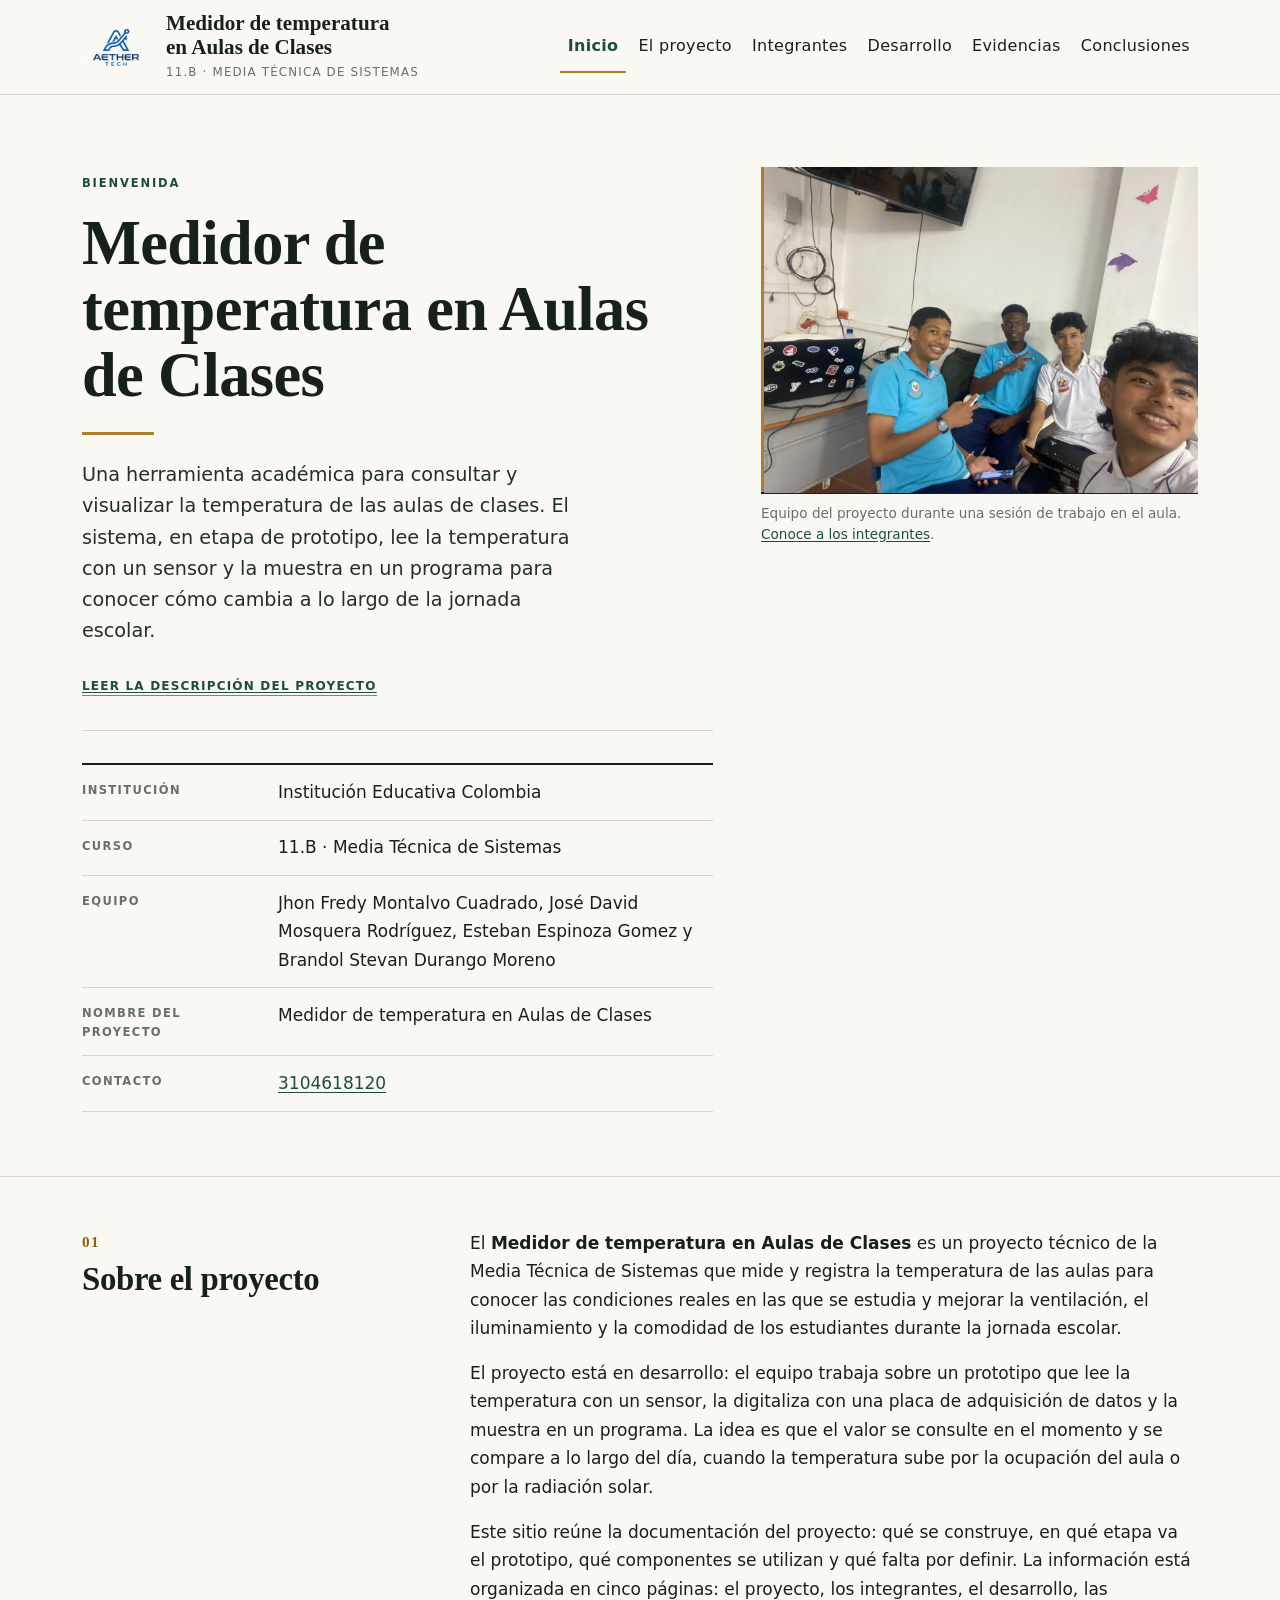
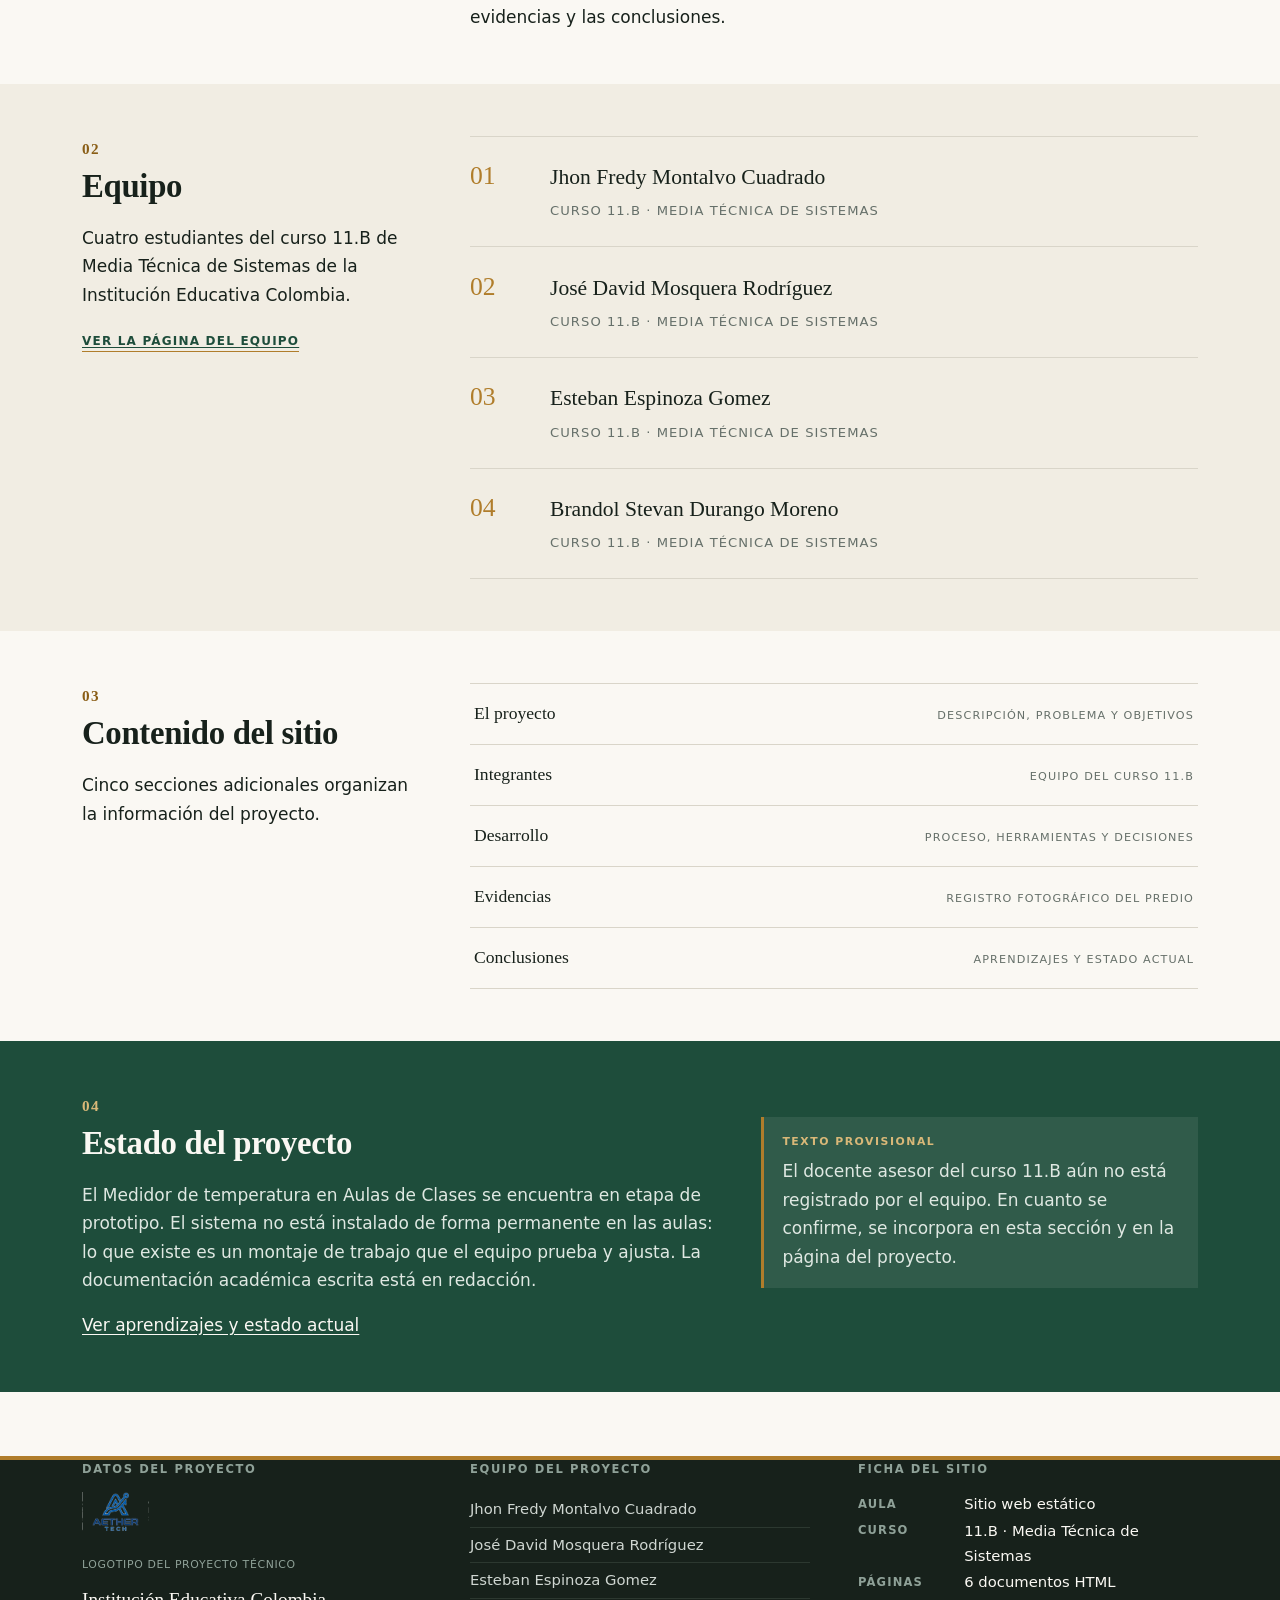
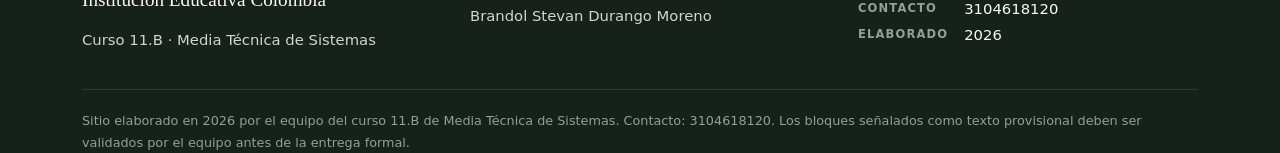
<file: index.html>
<!DOCTYPE html>
<html lang="es">
<head>
  <meta charset="UTF-8">
  <meta name="viewport" content="width=device-width, initial-scale=1">
  <title>Medidor de temperatura en Aulas de Clases | 11.B Media Técnica de Sistemas</title>
  <meta name="description" content="Sitio de presentación del proyecto Medidor de temperatura en Aulas de Clases, del curso 11.B de Media Técnica de Sistemas de la Institución Educativa Colombia: descripción, equipo, desarrollo, evidencias y conclusiones.">
  <meta name="author" content="Curso 11.B Media Técnica de Sistemas, Institución Educativa Colombia">
  <meta name="robots" content="index, follow">
  <link rel="icon" type="image/png" href="img/logo.png">
  <link rel="stylesheet" href="css/bootstrap.min.css">
  <link rel="stylesheet" href="css/estilos.css">
</head>
<body>
  <a class="salto-contenido" href="#contenido">Ir al contenido principal</a>
  <header class="barra">
    <div class="container">
      <nav class="navbar navbar-expand-lg p-0" aria-label="Navegación principal del sitio">
        <a class="barra__marca" href="index.html">
          <img class="barra__escudo" src="img/logo.png" alt="" width="48" height="28" onerror="this.hidden=true;this.nextElementSibling.hidden=false">
          <span class="avatar" hidden aria-hidden="true">IE</span>
          <span class="marca-bloque">
            <span class="marca__nombre">Medidor de temperatura<br>en Aulas de Clases</span>
            <span class="marca__pie">11.B &middot; Media Técnica<span class="marca__pie-cola"> de Sistemas</span></span>
          </span>
        </a>
        <button class="navbar-toggler" type="button" data-bs-toggle="collapse" data-bs-target="#menuPrincipal" aria-controls="menuPrincipal" aria-expanded="false" aria-label="Abrir o cerrar el menú de navegación">
          <span class="navbar-toggler-icon"></span>
        </button>
        <div class="collapse navbar-collapse" id="menuPrincipal">
          <ul class="navbar-nav ms-auto align-items-lg-center">
            <li class="nav-item"><a class="nav-link active" href="index.html" aria-current="page">Inicio</a></li>
            <li class="nav-item"><a class="nav-link" href="proyecto.html">El proyecto</a></li>
            <li class="nav-item"><a class="nav-link" href="integrantes.html">Integrantes</a></li>
            <li class="nav-item"><a class="nav-link" href="desarrollo.html">Desarrollo</a></li>
            <li class="nav-item"><a class="nav-link" href="evidencias.html">Evidencias</a></li>
            <li class="nav-item"><a class="nav-link" href="conclusiones.html">Conclusiones</a></li>
          </ul>
        </div>
      </nav>
    </div>
  </header>

  <main id="contenido">
    <section class="portada">
      <div class="container">
        <div class="row g-4 g-lg-5 align-items-start">
          <div class="col-12 col-lg-7">
            <p class="rotulo mb-0">Bienvenida</p>
            <h1 class="titulo-portada">Medidor de temperatura en Aulas de Clases</h1>
            <hr class="regla">
            <p class="entradilla mb-4">Una herramienta académica para consultar y visualizar la temperatura de las aulas de clases. El sistema, en etapa de prototipo, lee la temperatura con un sensor y la muestra en un programa para conocer cómo cambia a lo largo de la jornada escolar.</p>
            <p><a class="boton-ampliar" href="proyecto.html">Leer la descripción del proyecto</a></p>
            <hr class="regla regla--ancha">
            <dl class="ficha">
              <div><dt>Institución</dt><dd>Institución Educativa Colombia</dd></div>
              <div><dt>Curso</dt><dd>11.B &middot; Media Técnica de Sistemas</dd></div>
              <div><dt>Equipo</dt><dd>Jhon Fredy Montalvo Cuadrado, José David Mosquera Rodríguez, Esteban Espinoza Gomez y Brandol Stevan Durango Moreno</dd></div>
              <div><dt>Nombre del proyecto</dt><dd>Medidor de temperatura en Aulas de Clases</dd></div>
              <div><dt>Contacto</dt><dd><a href="tel:+573104618120">3104618120</a></dd></div>
            </dl>
          </div>
          <div class="col-12 col-lg-5">
            <figure class="fotografia fotografia--portada">
              <img src="img/integrantes.jpg" width="1200" height="900"
                   alt="Los cuatro integrantes del equipo con el uniforme del colegio, dentro de un aula, junto a computadores portátiles y un televisor en la pared."
                   fetchpriority="high">
              <figcaption>Equipo del proyecto durante una sesión de trabajo en el aula. <a href="integrantes.html">Conoce a los integrantes</a>.</figcaption>
            </figure>
          </div>
        </div>
      </div>
    </section>

    <section class="seccion" aria-labelledby="t-sobre">
      <div class="container">
        <div class="row g-4 g-lg-5">
          <div class="col-12 col-lg-4">
            <span class="numero-seccion">01</span>
            <h2 class="titulo-seccion" id="t-sobre">Sobre el proyecto</h2>
          </div>
          <div class="col-12 col-lg-8">
            <p class="parrafo-medida">El <strong>Medidor de temperatura en Aulas de Clases</strong> es un proyecto técnico de la Media Técnica de Sistemas que mide y registra la temperatura de las aulas para conocer las condiciones reales en las que se estudia y mejorar la ventilación, el iluminamiento y la comodidad de los estudiantes durante la jornada escolar.</p>
            <p class="parrafo-medida">El proyecto está en desarrollo: el equipo trabaja sobre un prototipo que lee la temperatura con un sensor, la digitaliza con una placa de adquisición de datos y la muestra en un programa. La idea es que el valor se consulte en el momento y se compare a lo largo del día, cuando la temperatura sube por la ocupación del aula o por la radiación solar.</p>
            <p class="parrafo-medida">Este sitio reúne la documentación del proyecto: qué se construye, en qué etapa va el prototipo, qué componentes se utilizan y qué falta por definir. La información está organizada en cinco páginas: el proyecto, los integrantes, el desarrollo, las evidencias y las conclusiones.</p>
          </div>
        </div>
      </div>
    </section>

    <section class="seccion seccion--papel" aria-labelledby="t-equipo">
      <div class="container">
        <div class="row g-4 g-lg-5">
          <div class="col-12 col-lg-4">
            <span class="numero-seccion">02</span>
            <h2 class="titulo-seccion" id="t-equipo">Equipo</h2>
            <p class="parrafo-medida">Cuatro estudiantes del curso 11.B de Media Técnica de Sistemas de la Institución Educativa Colombia.</p>
            <p><a class="boton-ampliar" href="integrantes.html">Ver la página del equipo</a></p>
          </div>
          <div class="col-12 col-lg-8">
            <ul class="equipo">
              <li>
                <span class="equipo__indice" aria-hidden="true">01</span>
                <span>
                  <span class="equipo__nombre">Jhon Fredy Montalvo Cuadrado</span><br>
                  <span class="equipo__dato">Curso 11.B &middot; Media Técnica de Sistemas</span>
                </span>
              </li>
              <li>
                <span class="equipo__indice" aria-hidden="true">02</span>
                <span>
                  <span class="equipo__nombre">José David Mosquera Rodríguez</span><br>
                  <span class="equipo__dato">Curso 11.B &middot; Media Técnica de Sistemas</span>
                </span>
              </li>
              <li>
                <span class="equipo__indice" aria-hidden="true">03</span>
                <span>
                  <span class="equipo__nombre">Esteban Espinoza Gomez</span><br>
                  <span class="equipo__dato">Curso 11.B &middot; Media Técnica de Sistemas</span>
                </span>
              </li>
              <li>
                <span class="equipo__indice" aria-hidden="true">04</span>
                <span>
                  <span class="equipo__nombre">Brandol Stevan Durango Moreno</span><br>
                  <span class="equipo__dato">Curso 11.B &middot; Media Técnica de Sistemas</span>
                </span>
              </li>
            </ul>
          </div>
        </div>
      </div>
    </section>

    <section class="seccion" aria-labelledby="t-contenido">
      <div class="container">
        <div class="row g-4 g-lg-5">
          <div class="col-12 col-lg-4">
            <span class="numero-seccion">03</span>
            <h2 class="titulo-seccion" id="t-contenido">Contenido del sitio</h2>
            <p class="parrafo-medida">Cinco secciones adicionales organizan la información del proyecto.</p>
          </div>
          <div class="col-12 col-lg-8">
            <ul class="indice-secciones">
              <li><a href="proyecto.html"><span class="titulo">El proyecto</span><span class="flecha">Descripción, problema y objetivos</span></a></li>
              <li><a href="integrantes.html"><span class="titulo">Integrantes</span><span class="flecha">Equipo del curso 11.B</span></a></li>
              <li><a href="desarrollo.html"><span class="titulo">Desarrollo</span><span class="flecha">Proceso, herramientas y decisiones</span></a></li>
              <li><a href="evidencias.html"><span class="titulo">Evidencias</span><span class="flecha">Registro fotográfico del predio</span></a></li>
              <li><a href="conclusiones.html"><span class="titulo">Conclusiones</span><span class="flecha">Aprendizajes y estado actual</span></a></li>
            </ul>
          </div>
        </div>
      </div>
    </section>

    <section class="seccion seccion--verde" aria-labelledby="t-estado">
      <div class="container">
        <div class="row g-4 g-lg-5 align-items-start">
          <div class="col-12 col-lg-7">
            <span class="numero-seccion">04</span>
            <h2 class="titulo-seccion" id="t-estado">Estado del proyecto</h2>
            <p class="parrafo-medida">El Medidor de temperatura en Aulas de Clases se encuentra en etapa de prototipo. El sistema no está instalado de forma permanente en las aulas: lo que existe es un montaje de trabajo que el equipo prueba y ajusta. La documentación académica escrita está en redacción.</p>
            <p class="parrafo-medida mb-0"><a href="conclusiones.html">Ver aprendizajes y estado actual</a></p>
          </div>
          <div class="col-12 col-lg-5">
            <div class="provisional">
              <span class="provisional__etiqueta">Texto provisional</span>
              <p>El docente asesor del curso 11.B aún no está registrado por el equipo. En cuanto se confirme, se incorpora en esta sección y en la página del proyecto.</p>
            </div>
          </div>
        </div>
      </div>
    </section>
</main>

  <footer class="pie">
    <div class="container">
      <div class="row g-4 g-lg-5">
        <div class="col-12 col-lg-4">
          <p class="pie__titulo">Datos del proyecto</p>
          <p class="pie__marca">
            <img class="pie__escudo" src="img/logo.png" alt="Logotipo del proyecto técnico del curso 11.B" width="84" height="48" onerror="this.hidden=true;this.nextElementSibling.hidden=false">
            <span class="avatar" hidden aria-hidden="true">IE</span>
          </p>
          <p class="pie__marca-nota">Logotipo del proyecto técnico</p>
          <p class="pie__institucion">Institución Educativa Colombia</p>
          <p class="mb-0">Curso 11.B &middot; Media Técnica de Sistemas</p>
        </div>
        <div class="col-12 col-md-6 col-lg-4">
          <p class="pie__titulo">Equipo del proyecto</p>
          <ul class="pie__integrantes">
            <li>Jhon Fredy Montalvo Cuadrado</li>
            <li>José David Mosquera Rodríguez</li>
            <li>Esteban Espinoza Gomez</li>
            <li>Brandol Stevan Durango Moreno</li>
          </ul>
        </div>
        <div class="col-12 col-md-6 col-lg-4">
          <p class="pie__titulo">Ficha del sitio</p>
          <dl class="pie__ficha">
            <dt>Aula</dt><dd>Sitio web estático</dd>
            <dt>Curso</dt><dd>11.B &middot; Media Técnica de Sistemas</dd>
            <dt>Páginas</dt><dd>6 documentos HTML</dd>
            <dt>Contacto</dt><dd>3104618120</dd>
            <dt>Elaborado</dt><dd>2026</dd>
          </dl>
        </div>
      </div>
      <p class="pie__legal">Sitio elaborado en 2026 por el equipo del curso 11.B de Media Técnica de Sistemas. Contacto: 3104618120. Los bloques señalados como texto provisional deben ser validados por el equipo antes de la entrega formal.</p>
    </div>
  </footer>

  <script src="js/bootstrap.bundle.min.js"></script>
</body>
</html>
</file>
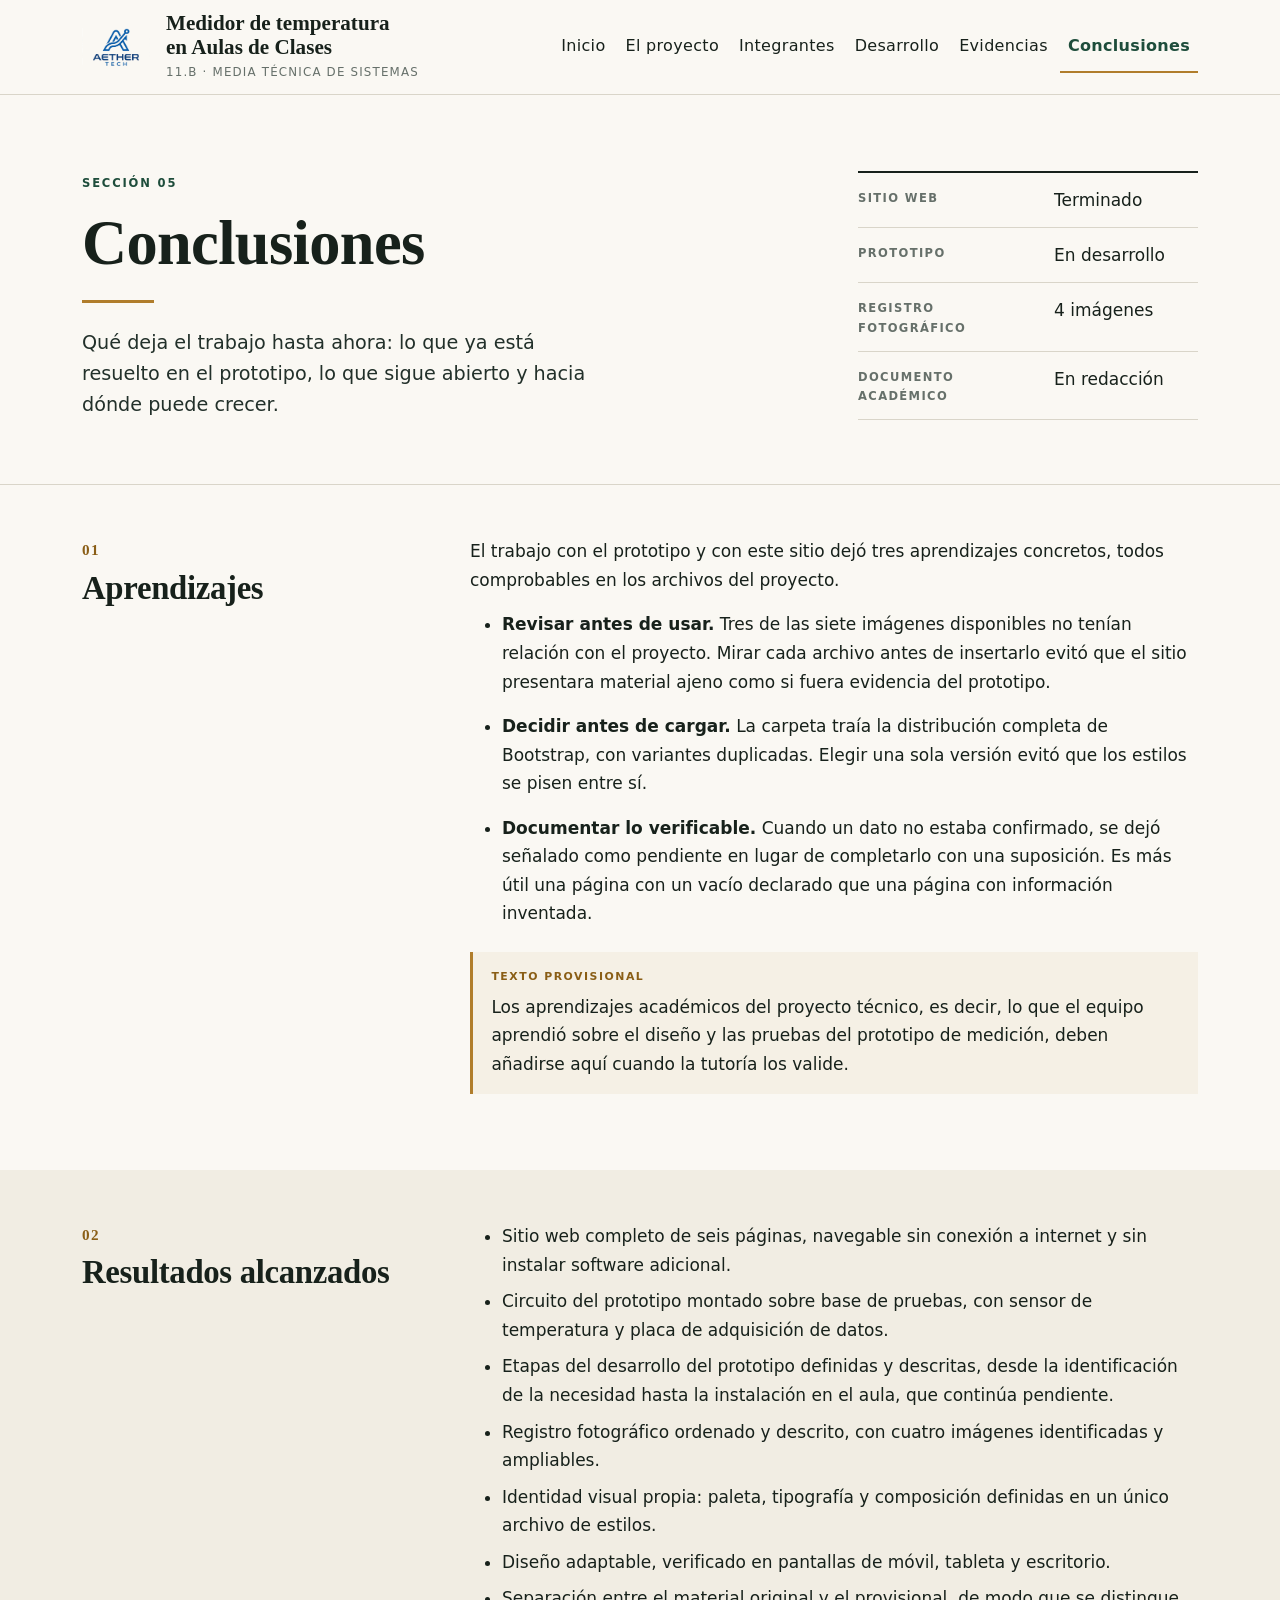
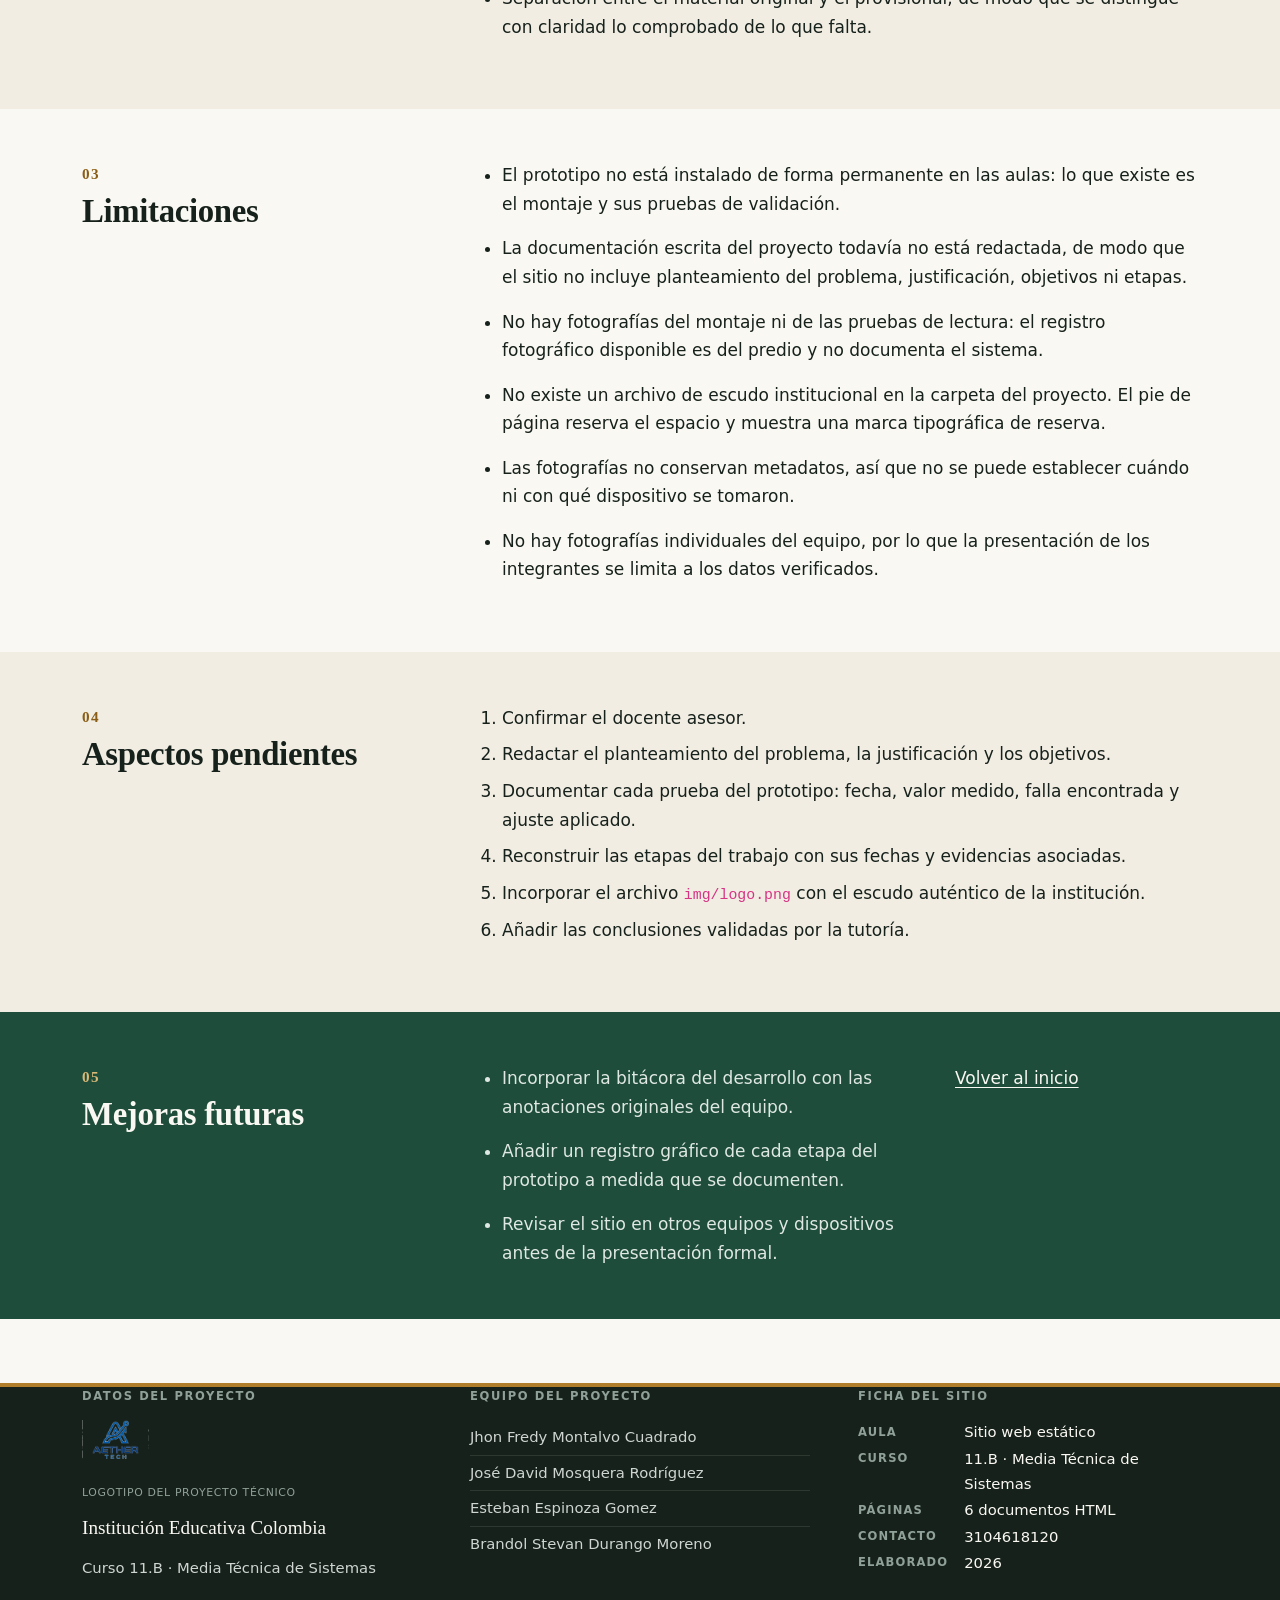
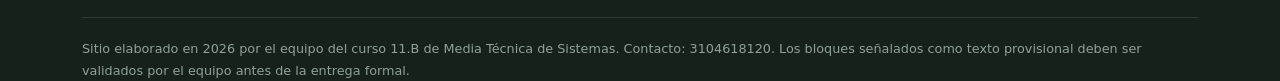
<file: conclusiones.html>
<!DOCTYPE html>
<html lang="es">
<head>
  <meta charset="UTF-8">
  <meta name="viewport" content="width=device-width, initial-scale=1">
  <title>Conclusiones | Medidor de temperatura en Aulas de Clases</title>
  <meta name="description" content="Aprendizajes, resultados, limitaciones, aspectos pendientes y mejoras futuras del proyecto Medidor de temperatura en Aulas de Clases, del curso 11.B de Media Técnica de Sistemas.">
  <meta name="author" content="Curso 11.B Media Técnica de Sistemas, Institución Educativa Colombia">
  <meta name="robots" content="index, follow">
  <link rel="icon" type="image/png" href="img/logo.png">
  <link rel="stylesheet" href="css/bootstrap.min.css">
  <link rel="stylesheet" href="css/estilos.css">
</head>
<body>
  <a class="salto-contenido" href="#contenido">Ir al contenido principal</a>
  <header class="barra">
    <div class="container">
      <nav class="navbar navbar-expand-lg p-0" aria-label="Navegación principal del sitio">
        <a class="barra__marca" href="index.html">
          <img class="barra__escudo" src="img/logo.png" alt="" width="48" height="28" onerror="this.hidden=true;this.nextElementSibling.hidden=false">
          <span class="avatar" hidden aria-hidden="true">IE</span>
          <span class="marca-bloque">
            <span class="marca__nombre">Medidor de temperatura<br>en Aulas de Clases</span>
            <span class="marca__pie">11.B &middot; Media Técnica<span class="marca__pie-cola"> de Sistemas</span></span>
          </span>
        </a>
        <button class="navbar-toggler" type="button" data-bs-toggle="collapse" data-bs-target="#menuPrincipal" aria-controls="menuPrincipal" aria-expanded="false" aria-label="Abrir o cerrar el menú de navegación">
          <span class="navbar-toggler-icon"></span>
        </button>
        <div class="collapse navbar-collapse" id="menuPrincipal">
          <ul class="navbar-nav ms-auto align-items-lg-center">
            <li class="nav-item"><a class="nav-link" href="index.html">Inicio</a></li>
            <li class="nav-item"><a class="nav-link" href="proyecto.html">El proyecto</a></li>
            <li class="nav-item"><a class="nav-link" href="integrantes.html">Integrantes</a></li>
            <li class="nav-item"><a class="nav-link" href="desarrollo.html">Desarrollo</a></li>
            <li class="nav-item"><a class="nav-link" href="evidencias.html">Evidencias</a></li>
            <li class="nav-item"><a class="nav-link active" href="conclusiones.html" aria-current="page">Conclusiones</a></li>
          </ul>
        </div>
      </nav>
    </div>
  </header>

  <main id="contenido">
    <section class="portada">
      <div class="container">
        <div class="row g-4 g-lg-5 align-items-end">
          <div class="col-12 col-lg-8">
            <p class="rotulo mb-0">Sección 05</p>
            <h1 class="titulo-portada">Conclusiones</h1>
            <hr class="regla">
            <p class="entradilla mb-0">Qué deja el trabajo hasta ahora: lo que ya está resuelto en el prototipo, lo que sigue abierto y hacia dónde puede crecer.</p>
          </div>
          <div class="col-12 col-lg-4">
            <dl class="ficha">
              <div><dt>Sitio web</dt><dd>Terminado</dd></div>
              <div><dt>Prototipo</dt><dd>En desarrollo</dd></div>
              <div><dt>Registro fotográfico</dt><dd>4 imágenes</dd></div>
              <div><dt>Documento académico</dt><dd>En redacción</dd></div>
            </dl>
          </div>
        </div>
      </div>
    </section>

    <section class="seccion" aria-labelledby="t-aprendizajes">
      <div class="container">
        <div class="row g-4 g-lg-5">
          <div class="col-12 col-lg-4">
            <span class="numero-seccion">01</span>
            <h2 class="titulo-seccion" id="t-aprendizajes">Aprendizajes</h2>
          </div>
          <div class="col-12 col-lg-8">
            <p class="parrafo-medida">El trabajo con el prototipo y con este sitio dejó tres aprendizajes concretos, todos comprobables en los archivos del proyecto.</p>
            <ul class="parrafo-medida">
              <li class="mb-3"><strong>Revisar antes de usar.</strong> Tres de las siete imágenes disponibles no tenían relación con el proyecto. Mirar cada archivo antes de insertarlo evitó que el sitio presentara material ajeno como si fuera evidencia del prototipo.</li>
              <li class="mb-3"><strong>Decidir antes de cargar.</strong> La carpeta traía la distribución completa de Bootstrap, con variantes duplicadas. Elegir una sola versión evitó que los estilos se pisen entre sí.</li>
              <li class="mb-0"><strong>Documentar lo verificable.</strong> Cuando un dato no estaba confirmado, se dejó señalado como pendiente en lugar de completarlo con una suposición. Es más útil una página con un vacío declarado que una página con información inventada.</li>
            </ul>
            <div class="provisional">
              <span class="provisional__etiqueta">Texto provisional</span>
              <p>Los aprendizajes académicos del proyecto técnico, es decir, lo que el equipo aprendió sobre el diseño y las pruebas del prototipo de medición, deben añadirse aquí cuando la tutoría los valide.</p>
            </div>
          </div>
        </div>
      </div>
    </section>

    <section class="seccion seccion--papel" aria-labelledby="t-resultados">
      <div class="container">
        <div class="row g-4 g-lg-5">
          <div class="col-12 col-lg-4">
            <span class="numero-seccion">02</span>
            <h2 class="titulo-seccion" id="t-resultados">Resultados alcanzados</h2>
          </div>
          <div class="col-12 col-lg-8">
            <ul class="parrafo-medida">
              <li class="mb-2">Sitio web completo de seis páginas, navegable sin conexión a internet y sin instalar software adicional.</li>
              <li class="mb-2">Circuito del prototipo montado sobre base de pruebas, con sensor de temperatura y placa de adquisición de datos.</li>
              <li class="mb-2">Etapas del desarrollo del prototipo definidas y descritas, desde la identificación de la necesidad hasta la instalación en el aula, que continúa pendiente.</li>
              <li class="mb-2">Registro fotográfico ordenado y descrito, con cuatro imágenes identificadas y ampliables.</li>
              <li class="mb-2">Identidad visual propia: paleta, tipografía y composición definidas en un único archivo de estilos.</li>
              <li class="mb-2">Diseño adaptable, verificado en pantallas de móvil, tableta y escritorio.</li>
              <li class="mb-0">Separación entre el material original y el provisional, de modo que se distingue con claridad lo comprobado de lo que falta.</li>
            </ul>
          </div>
        </div>
      </div>
    </section>

    <section class="seccion" aria-labelledby="t-limitaciones">
      <div class="container">
        <div class="row g-4 g-lg-5">
          <div class="col-12 col-lg-4">
            <span class="numero-seccion">03</span>
            <h2 class="titulo-seccion" id="t-limitaciones">Limitaciones</h2>
          </div>
          <div class="col-12 col-lg-8">
            <ul class="parrafo-medida">
              <li class="mb-3">El prototipo no está instalado de forma permanente en las aulas: lo que existe es el montaje y sus pruebas de validación.</li>
              <li class="mb-3">La documentación escrita del proyecto todavía no está redactada, de modo que el sitio no incluye planteamiento del problema, justificación, objetivos ni etapas.</li>
              <li class="mb-3">No hay fotografías del montaje ni de las pruebas de lectura: el registro fotográfico disponible es del predio y no documenta el sistema.</li>
              <li class="mb-3">No existe un archivo de escudo institucional en la carpeta del proyecto. El pie de página reserva el espacio y muestra una marca tipográfica de reserva.</li>
              <li class="mb-3">Las fotografías no conservan metadatos, así que no se puede establecer cuándo ni con qué dispositivo se tomaron.</li>
              <li class="mb-0">No hay fotografías individuales del equipo, por lo que la presentación de los integrantes se limita a los datos verificados.</li>
            </ul>
          </div>
        </div>
      </div>
    </section>

    <section class="seccion seccion--papel" aria-labelledby="t-pendientes">
      <div class="container">
        <div class="row g-4 g-lg-5">
          <div class="col-12 col-lg-4">
            <span class="numero-seccion">04</span>
            <h2 class="titulo-seccion" id="t-pendientes">Aspectos pendientes</h2>
          </div>
          <div class="col-12 col-lg-8">
            <ol class="parrafo-medida">
              <li class="mb-2">Confirmar el docente asesor.</li>
              <li class="mb-2">Redactar el planteamiento del problema, la justificación y los objetivos.</li>
              <li class="mb-2">Documentar cada prueba del prototipo: fecha, valor medido, falla encontrada y ajuste aplicado.</li>
              <li class="mb-2">Reconstruir las etapas del trabajo con sus fechas y evidencias asociadas.</li>
              <li class="mb-2">Incorporar el archivo <code>img/logo.png</code> con el escudo auténtico de la institución.</li>
              <li class="mb-0">Añadir las conclusiones validadas por la tutoría.</li>
            </ol>
          </div>
        </div>
      </div>
    </section>

    <section class="seccion seccion--verde" aria-labelledby="t-mejoras">
      <div class="container">
        <div class="row g-4 g-lg-5 align-items-start">
          <div class="col-12 col-lg-4">
            <span class="numero-seccion">05</span>
            <h2 class="titulo-seccion" id="t-mejoras">Mejoras futuras</h2>
          </div>
          <div class="col-12 col-lg-5">
            <ul class="parrafo-medida mb-0">
              <li class="mb-3">Incorporar la bitácora del desarrollo con las anotaciones originales del equipo.</li>
              <li class="mb-3">Añadir un registro gráfico de cada etapa del prototipo a medida que se documenten.</li>
              <li class="mb-0">Revisar el sitio en otros equipos y dispositivos antes de la presentación formal.</li>
            </ul>
          </div>
          <div class="col-12 col-lg-3">
            <p class="parrafo-medida mb-0"><a href="index.html">Volver al inicio</a></p>
          </div>
        </div>
      </div>
    </section>
</main>

  <footer class="pie">
    <div class="container">
      <div class="row g-4 g-lg-5">
        <div class="col-12 col-lg-4">
          <p class="pie__titulo">Datos del proyecto</p>
          <p class="pie__marca">
            <img class="pie__escudo" src="img/logo.png" alt="Logotipo del proyecto técnico del curso 11.B" width="84" height="48" onerror="this.hidden=true;this.nextElementSibling.hidden=false">
            <span class="avatar" hidden aria-hidden="true">IE</span>
          </p>
          <p class="pie__marca-nota">Logotipo del proyecto técnico</p>
          <p class="pie__institucion">Institución Educativa Colombia</p>
          <p class="mb-0">Curso 11.B &middot; Media Técnica de Sistemas</p>
        </div>
        <div class="col-12 col-md-6 col-lg-4">
          <p class="pie__titulo">Equipo del proyecto</p>
          <ul class="pie__integrantes">
            <li>Jhon Fredy Montalvo Cuadrado</li>
            <li>José David Mosquera Rodríguez</li>
            <li>Esteban Espinoza Gomez</li>
            <li>Brandol Stevan Durango Moreno</li>
          </ul>
        </div>
        <div class="col-12 col-md-6 col-lg-4">
          <p class="pie__titulo">Ficha del sitio</p>
          <dl class="pie__ficha">
            <dt>Aula</dt><dd>Sitio web estático</dd>
            <dt>Curso</dt><dd>11.B &middot; Media Técnica de Sistemas</dd>
            <dt>Páginas</dt><dd>6 documentos HTML</dd>
            <dt>Contacto</dt><dd>3104618120</dd>
            <dt>Elaborado</dt><dd>2026</dd>
          </dl>
        </div>
      </div>
      <p class="pie__legal">Sitio elaborado en 2026 por el equipo del curso 11.B de Media Técnica de Sistemas. Contacto: 3104618120. Los bloques señalados como texto provisional deben ser validados por el equipo antes de la entrega formal.</p>
    </div>
  </footer>

  <script src="js/bootstrap.bundle.min.js"></script>
</body>
</html>
</file>
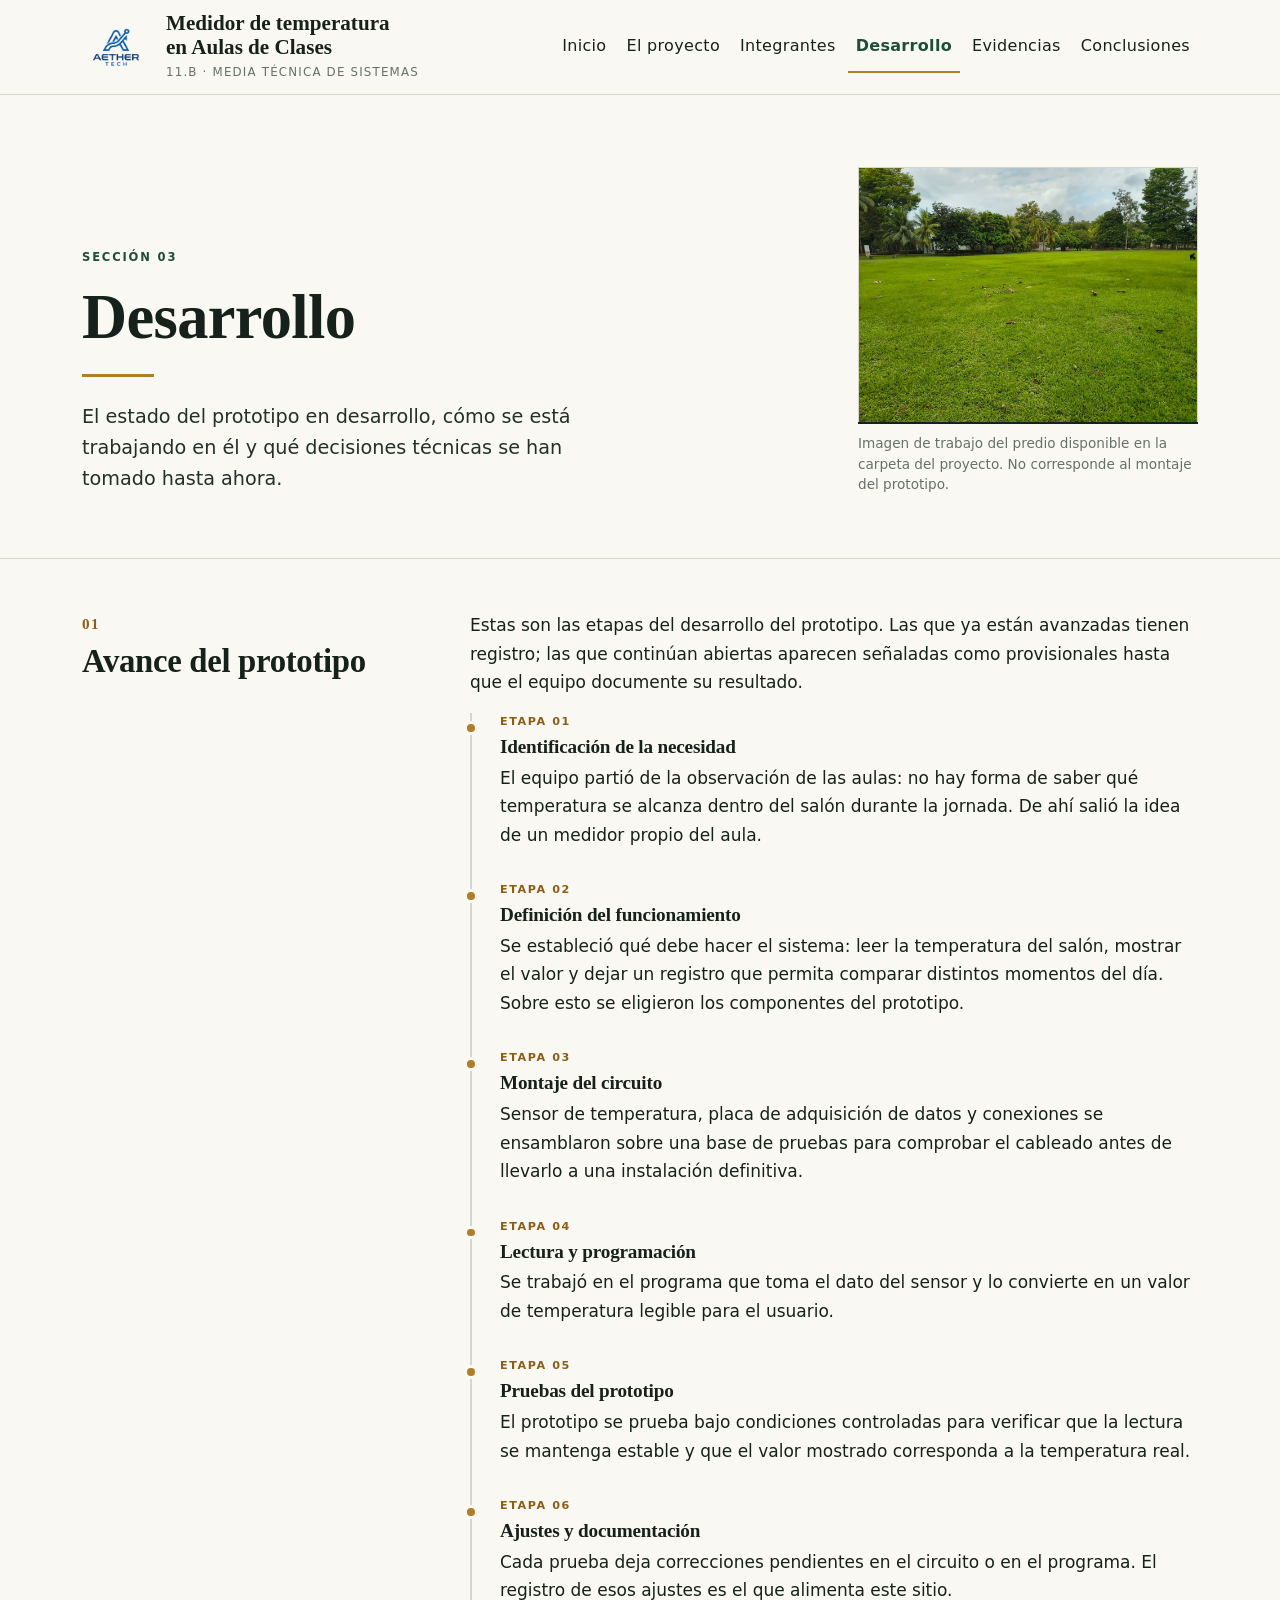
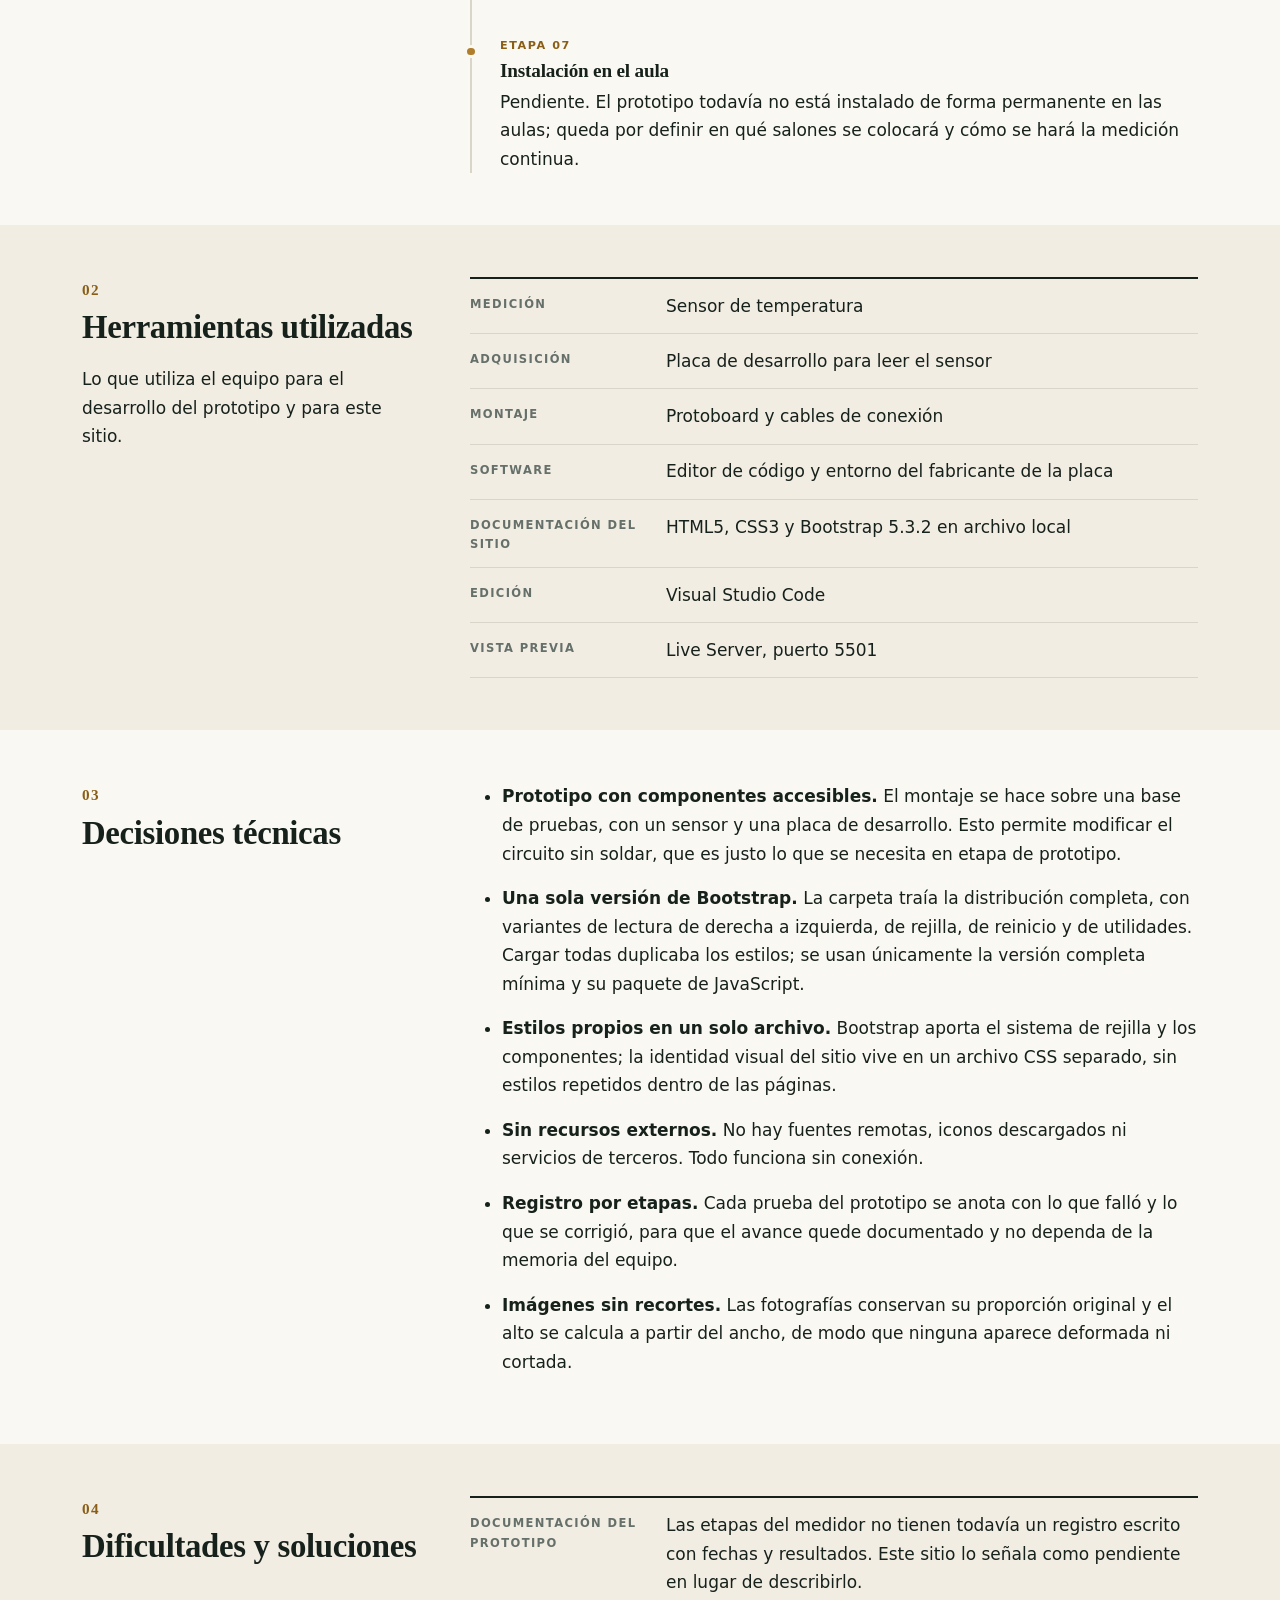
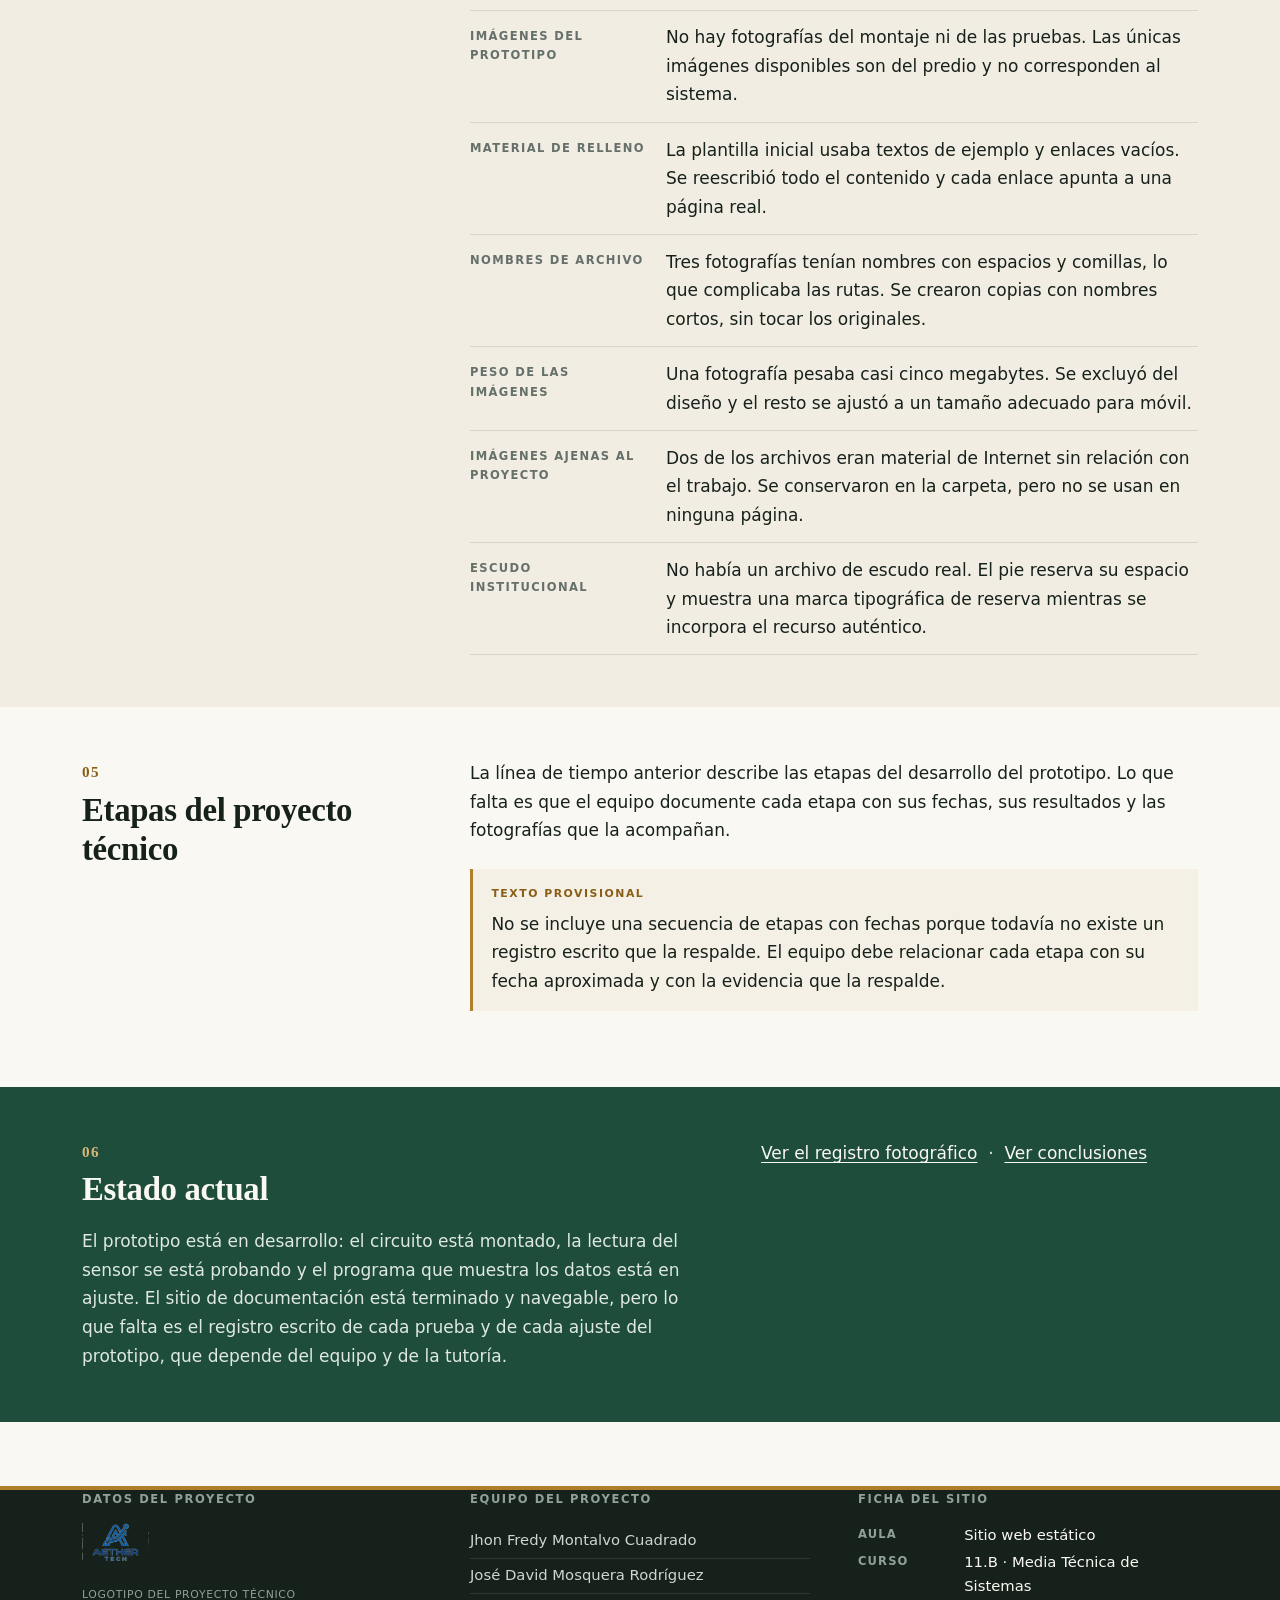
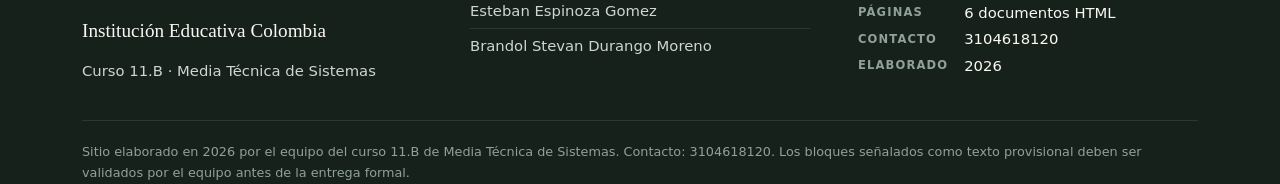
<file: desarrollo.html>
<!DOCTYPE html>
<html lang="es">
<head>
  <meta charset="UTF-8">
  <meta name="viewport" content="width=device-width, initial-scale=1">
  <title>Desarrollo | Medidor de temperatura en Aulas de Clases</title>
  <meta name="description" content="Proceso de trabajo, herramientas, decisiones técnicas y dificultades del proyecto Medidor de temperatura en Aulas de Clases, del curso 11.B de Media Técnica de Sistemas.">
  <meta name="author" content="Curso 11.B Media Técnica de Sistemas, Institución Educativa Colombia">
  <meta name="robots" content="index, follow">
  <link rel="icon" type="image/png" href="img/logo.png">
  <link rel="stylesheet" href="css/bootstrap.min.css">
  <link rel="stylesheet" href="css/estilos.css">
</head>
<body>
  <a class="salto-contenido" href="#contenido">Ir al contenido principal</a>
  <header class="barra">
    <div class="container">
      <nav class="navbar navbar-expand-lg p-0" aria-label="Navegación principal del sitio">
        <a class="barra__marca" href="index.html">
          <img class="barra__escudo" src="img/logo.png" alt="" width="48" height="28" onerror="this.hidden=true;this.nextElementSibling.hidden=false">
          <span class="avatar" hidden aria-hidden="true">IE</span>
          <span class="marca-bloque">
            <span class="marca__nombre">Medidor de temperatura<br>en Aulas de Clases</span>
            <span class="marca__pie">11.B &middot; Media Técnica<span class="marca__pie-cola"> de Sistemas</span></span>
          </span>
        </a>
        <button class="navbar-toggler" type="button" data-bs-toggle="collapse" data-bs-target="#menuPrincipal" aria-controls="menuPrincipal" aria-expanded="false" aria-label="Abrir o cerrar el menú de navegación">
          <span class="navbar-toggler-icon"></span>
        </button>
        <div class="collapse navbar-collapse" id="menuPrincipal">
          <ul class="navbar-nav ms-auto align-items-lg-center">
            <li class="nav-item"><a class="nav-link" href="index.html">Inicio</a></li>
            <li class="nav-item"><a class="nav-link" href="proyecto.html">El proyecto</a></li>
            <li class="nav-item"><a class="nav-link" href="integrantes.html">Integrantes</a></li>
            <li class="nav-item"><a class="nav-link active" href="desarrollo.html" aria-current="page">Desarrollo</a></li>
            <li class="nav-item"><a class="nav-link" href="evidencias.html">Evidencias</a></li>
            <li class="nav-item"><a class="nav-link" href="conclusiones.html">Conclusiones</a></li>
          </ul>
        </div>
      </nav>
    </div>
  </header>

  <main id="contenido">
    <section class="portada">
      <div class="container">
        <div class="row g-4 g-lg-5 align-items-end">
          <div class="col-12 col-lg-8">
            <p class="rotulo mb-0">Sección 03</p>
            <h1 class="titulo-portada">Desarrollo</h1>
            <hr class="regla">
            <p class="entradilla mb-0">El estado del prototipo en desarrollo, cómo se está trabajando en él y qué decisiones técnicas se han tomado hasta ahora.</p>
          </div>
          <div class="col-12 col-lg-4">
            <figure class="fotografia">
              <img src="img/doc-01-potrero.jpg" width="1200" height="900" loading="lazy"
                   alt="Extensión de pasto verde rodeada de árboles de gran tamaño en el predio, con un animal a lo lejos.">
              <figcaption>Imagen de trabajo del predio disponible en la carpeta del proyecto. No corresponde al montaje del prototipo.</figcaption>
            </figure>
          </div>
        </div>
      </div>
    </section>

    <section class="seccion" aria-labelledby="t-proceso">
      <div class="container">
        <div class="row g-4 g-lg-5">
          <div class="col-12 col-lg-4">
            <span class="numero-seccion">01</span>
            <h2 class="titulo-seccion" id="t-proceso">Avance del prototipo</h2>
          </div>
          <div class="col-12 col-lg-8">
            <p class="parrafo-medida">Estas son las etapas del desarrollo del prototipo. Las que ya están avanzadas tienen registro; las que continúan abiertas aparecen señaladas como provisionales hasta que el equipo documente su resultado.</p>
            <ol class="linea-tiempo">
              <li>
                <span class="etapa">Etapa 01</span>
                <h3>Identificación de la necesidad</h3>
                <p class="mb-0">El equipo partió de la observación de las aulas: no hay forma de saber qué temperatura se alcanza dentro del salón durante la jornada. De ahí salió la idea de un medidor propio del aula.</p>
              </li>
              <li>
                <span class="etapa">Etapa 02</span>
                <h3>Definición del funcionamiento</h3>
                <p class="mb-0">Se estableció qué debe hacer el sistema: leer la temperatura del salón, mostrar el valor y dejar un registro que permita comparar distintos momentos del día. Sobre esto se eligieron los componentes del prototipo.</p>
              </li>
              <li>
                <span class="etapa">Etapa 03</span>
                <h3>Montaje del circuito</h3>
                <p class="mb-0">Sensor de temperatura, placa de adquisición de datos y conexiones se ensamblaron sobre una base de pruebas para comprobar el cableado antes de llevarlo a una instalación definitiva.</p>
              </li>
              <li>
                <span class="etapa">Etapa 04</span>
                <h3>Lectura y programación</h3>
                <p class="mb-0">Se trabajó en el programa que toma el dato del sensor y lo convierte en un valor de temperatura legible para el usuario.</p>
              </li>
              <li>
                <span class="etapa">Etapa 05</span>
                <h3>Pruebas del prototipo</h3>
                <p class="mb-0">El prototipo se prueba bajo condiciones controladas para verificar que la lectura se mantenga estable y que el valor mostrado corresponda a la temperatura real.</p>
              </li>
              <li>
                <span class="etapa">Etapa 06</span>
                <h3>Ajustes y documentación</h3>
                <p class="mb-0">Cada prueba deja correcciones pendientes en el circuito o en el programa. El registro de esos ajustes es el que alimenta este sitio.</p>
              </li>
              <li>
                <span class="etapa">Etapa 07</span>
                <h3>Instalación en el aula</h3>
                <p class="mb-0">Pendiente. El prototipo todavía no está instalado de forma permanente en las aulas; queda por definir en qué salones se colocará y cómo se hará la medición continua.</p>
              </li>
            </ol>
          </div>
        </div>
      </div>
    </section>

    <section class="seccion seccion--papel" aria-labelledby="t-herramientas">
      <div class="container">
        <div class="row g-4 g-lg-5">
          <div class="col-12 col-lg-4">
            <span class="numero-seccion">02</span>
            <h2 class="titulo-seccion" id="t-herramientas">Herramientas utilizadas</h2>
            <p class="parrafo-medida">Lo que utiliza el equipo para el desarrollo del prototipo y para este sitio.</p>
          </div>
          <div class="col-12 col-lg-8">
            <dl class="ficha">
              <div><dt>Medición</dt><dd>Sensor de temperatura</dd></div>
              <div><dt>Adquisición</dt><dd>Placa de desarrollo para leer el sensor</dd></div>
              <div><dt>Montaje</dt><dd>Protoboard y cables de conexión</dd></div>
              <div><dt>Software</dt><dd>Editor de código y entorno del fabricante de la placa</dd></div>
              <div><dt>Documentación del sitio</dt><dd>HTML5, CSS3 y Bootstrap 5.3.2 en archivo local</dd></div>
              <div><dt>Edición</dt><dd>Visual Studio Code</dd></div>
              <div><dt>Vista previa</dt><dd>Live Server, puerto 5501</dd></div>
            </dl>
          </div>
        </div>
      </div>
    </section>

    <section class="seccion" aria-labelledby="t-decisiones">
      <div class="container">
        <div class="row g-4 g-lg-5">
          <div class="col-12 col-lg-4">
            <span class="numero-seccion">03</span>
            <h2 class="titulo-seccion" id="t-decisiones">Decisiones técnicas</h2>
          </div>
          <div class="col-12 col-lg-8">
            <ul class="parrafo-medida">
              <li class="mb-3"><strong>Prototipo con componentes accesibles.</strong> El montaje se hace sobre una base de pruebas, con un sensor y una placa de desarrollo. Esto permite modificar el circuito sin soldar, que es justo lo que se necesita en etapa de prototipo.</li>
              <li class="mb-3"><strong>Una sola versión de Bootstrap.</strong> La carpeta traía la distribución completa, con variantes de lectura de derecha a izquierda, de rejilla, de reinicio y de utilidades. Cargar todas duplicaba los estilos; se usan únicamente la versión completa mínima y su paquete de JavaScript.</li>
              <li class="mb-3"><strong>Estilos propios en un solo archivo.</strong> Bootstrap aporta el sistema de rejilla y los componentes; la identidad visual del sitio vive en un archivo CSS separado, sin estilos repetidos dentro de las páginas.</li>
              <li class="mb-3"><strong>Sin recursos externos.</strong> No hay fuentes remotas, iconos descargados ni servicios de terceros. Todo funciona sin conexión.</li>
              <li class="mb-3"><strong>Registro por etapas.</strong> Cada prueba del prototipo se anota con lo que falló y lo que se corrigió, para que el avance quede documentado y no dependa de la memoria del equipo.</li>
              <li class="mb-0"><strong>Imágenes sin recortes.</strong> Las fotografías conservan su proporción original y el alto se calcula a partir del ancho, de modo que ninguna aparece deformada ni cortada.</li>
            </ul>
          </div>
        </div>
      </div>
    </section>

    <section class="seccion seccion--papel" aria-labelledby="t-dificultades">
      <div class="container">
        <div class="row g-4 g-lg-5">
          <div class="col-12 col-lg-4">
            <span class="numero-seccion">04</span>
            <h2 class="titulo-seccion" id="t-dificultades">Dificultades y soluciones</h2>
          </div>
          <div class="col-12 col-lg-8">
            <dl class="ficha">
              <div><dt>Documentación del prototipo</dt><dd>Las etapas del medidor no tienen todavía un registro escrito con fechas y resultados. Este sitio lo señala como pendiente en lugar de describirlo.</dd></div>
              <div><dt>Imágenes del prototipo</dt><dd>No hay fotografías del montaje ni de las pruebas. Las únicas imágenes disponibles son del predio y no corresponden al sistema.</dd></div>
              <div><dt>Material de relleno</dt><dd>La plantilla inicial usaba textos de ejemplo y enlaces vacíos. Se reescribió todo el contenido y cada enlace apunta a una página real.</dd></div>
              <div><dt>Nombres de archivo</dt><dd>Tres fotografías tenían nombres con espacios y comillas, lo que complicaba las rutas. Se crearon copias con nombres cortos, sin tocar los originales.</dd></div>
              <div><dt>Peso de las imágenes</dt><dd>Una fotografía pesaba casi cinco megabytes. Se excluyó del diseño y el resto se ajustó a un tamaño adecuado para móvil.</dd></div>
              <div><dt>Imágenes ajenas al proyecto</dt><dd>Dos de los archivos eran material de Internet sin relación con el trabajo. Se conservaron en la carpeta, pero no se usan en ninguna página.</dd></div>
              <div><dt>Escudo institucional</dt><dd>No había un archivo de escudo real. El pie reserva su espacio y muestra una marca tipográfica de reserva mientras se incorpora el recurso auténtico.</dd></div>
            </dl>
          </div>
        </div>
      </div>
    </section>

    <section class="seccion" aria-labelledby="t-etapas-proyecto">
      <div class="container">
        <div class="row g-4 g-lg-5">
          <div class="col-12 col-lg-4">
            <span class="numero-seccion">05</span>
            <h2 class="titulo-seccion" id="t-etapas-proyecto">Etapas del proyecto técnico</h2>
          </div>
          <div class="col-12 col-lg-8">
            <p class="parrafo-medida">La línea de tiempo anterior describe las etapas del desarrollo del prototipo. Lo que falta es que el equipo documente cada etapa con sus fechas, sus resultados y las fotografías que la acompañan.</p>
            <div class="provisional">
              <span class="provisional__etiqueta">Texto provisional</span>
              <p>No se incluye una secuencia de etapas con fechas porque todavía no existe un registro escrito que la respalde. El equipo debe relacionar cada etapa con su fecha aproximada y con la evidencia que la respalde.</p>
            </div>
          </div>
        </div>
      </div>
    </section>

    <section class="seccion seccion--verde" aria-labelledby="t-estado-dev">
      <div class="container">
        <div class="row g-4 g-lg-5 align-items-start">
          <div class="col-12 col-lg-7">
            <span class="numero-seccion">06</span>
            <h2 class="titulo-seccion" id="t-estado-dev">Estado actual</h2>
            <p class="parrafo-medida mb-0">El prototipo está en desarrollo: el circuito está montado, la lectura del sensor se está probando y el programa que muestra los datos está en ajuste. El sitio de documentación está terminado y navegable, pero lo que falta es el registro escrito de cada prueba y de cada ajuste del prototipo, que depende del equipo y de la tutoría.</p>
          </div>
          <div class="col-12 col-lg-5">
            <p class="parrafo-medida mb-0"><a href="evidencias.html">Ver el registro fotográfico</a> &nbsp;&middot;&nbsp; <a href="conclusiones.html">Ver conclusiones</a></p>
          </div>
        </div>
      </div>
    </section>
</main>

  <footer class="pie">
    <div class="container">
      <div class="row g-4 g-lg-5">
        <div class="col-12 col-lg-4">
          <p class="pie__titulo">Datos del proyecto</p>
          <p class="pie__marca">
            <img class="pie__escudo" src="img/logo.png" alt="Logotipo del proyecto técnico del curso 11.B" width="84" height="48" onerror="this.hidden=true;this.nextElementSibling.hidden=false">
            <span class="avatar" hidden aria-hidden="true">IE</span>
          </p>
          <p class="pie__marca-nota">Logotipo del proyecto técnico</p>
          <p class="pie__institucion">Institución Educativa Colombia</p>
          <p class="mb-0">Curso 11.B &middot; Media Técnica de Sistemas</p>
        </div>
        <div class="col-12 col-md-6 col-lg-4">
          <p class="pie__titulo">Equipo del proyecto</p>
          <ul class="pie__integrantes">
            <li>Jhon Fredy Montalvo Cuadrado</li>
            <li>José David Mosquera Rodríguez</li>
            <li>Esteban Espinoza Gomez</li>
            <li>Brandol Stevan Durango Moreno</li>
          </ul>
        </div>
        <div class="col-12 col-md-6 col-lg-4">
          <p class="pie__titulo">Ficha del sitio</p>
          <dl class="pie__ficha">
            <dt>Aula</dt><dd>Sitio web estático</dd>
            <dt>Curso</dt><dd>11.B &middot; Media Técnica de Sistemas</dd>
            <dt>Páginas</dt><dd>6 documentos HTML</dd>
            <dt>Contacto</dt><dd>3104618120</dd>
            <dt>Elaborado</dt><dd>2026</dd>
          </dl>
        </div>
      </div>
      <p class="pie__legal">Sitio elaborado en 2026 por el equipo del curso 11.B de Media Técnica de Sistemas. Contacto: 3104618120. Los bloques señalados como texto provisional deben ser validados por el equipo antes de la entrega formal.</p>
    </div>
  </footer>

  <script src="js/bootstrap.bundle.min.js"></script>
</body>
</html>
</file>
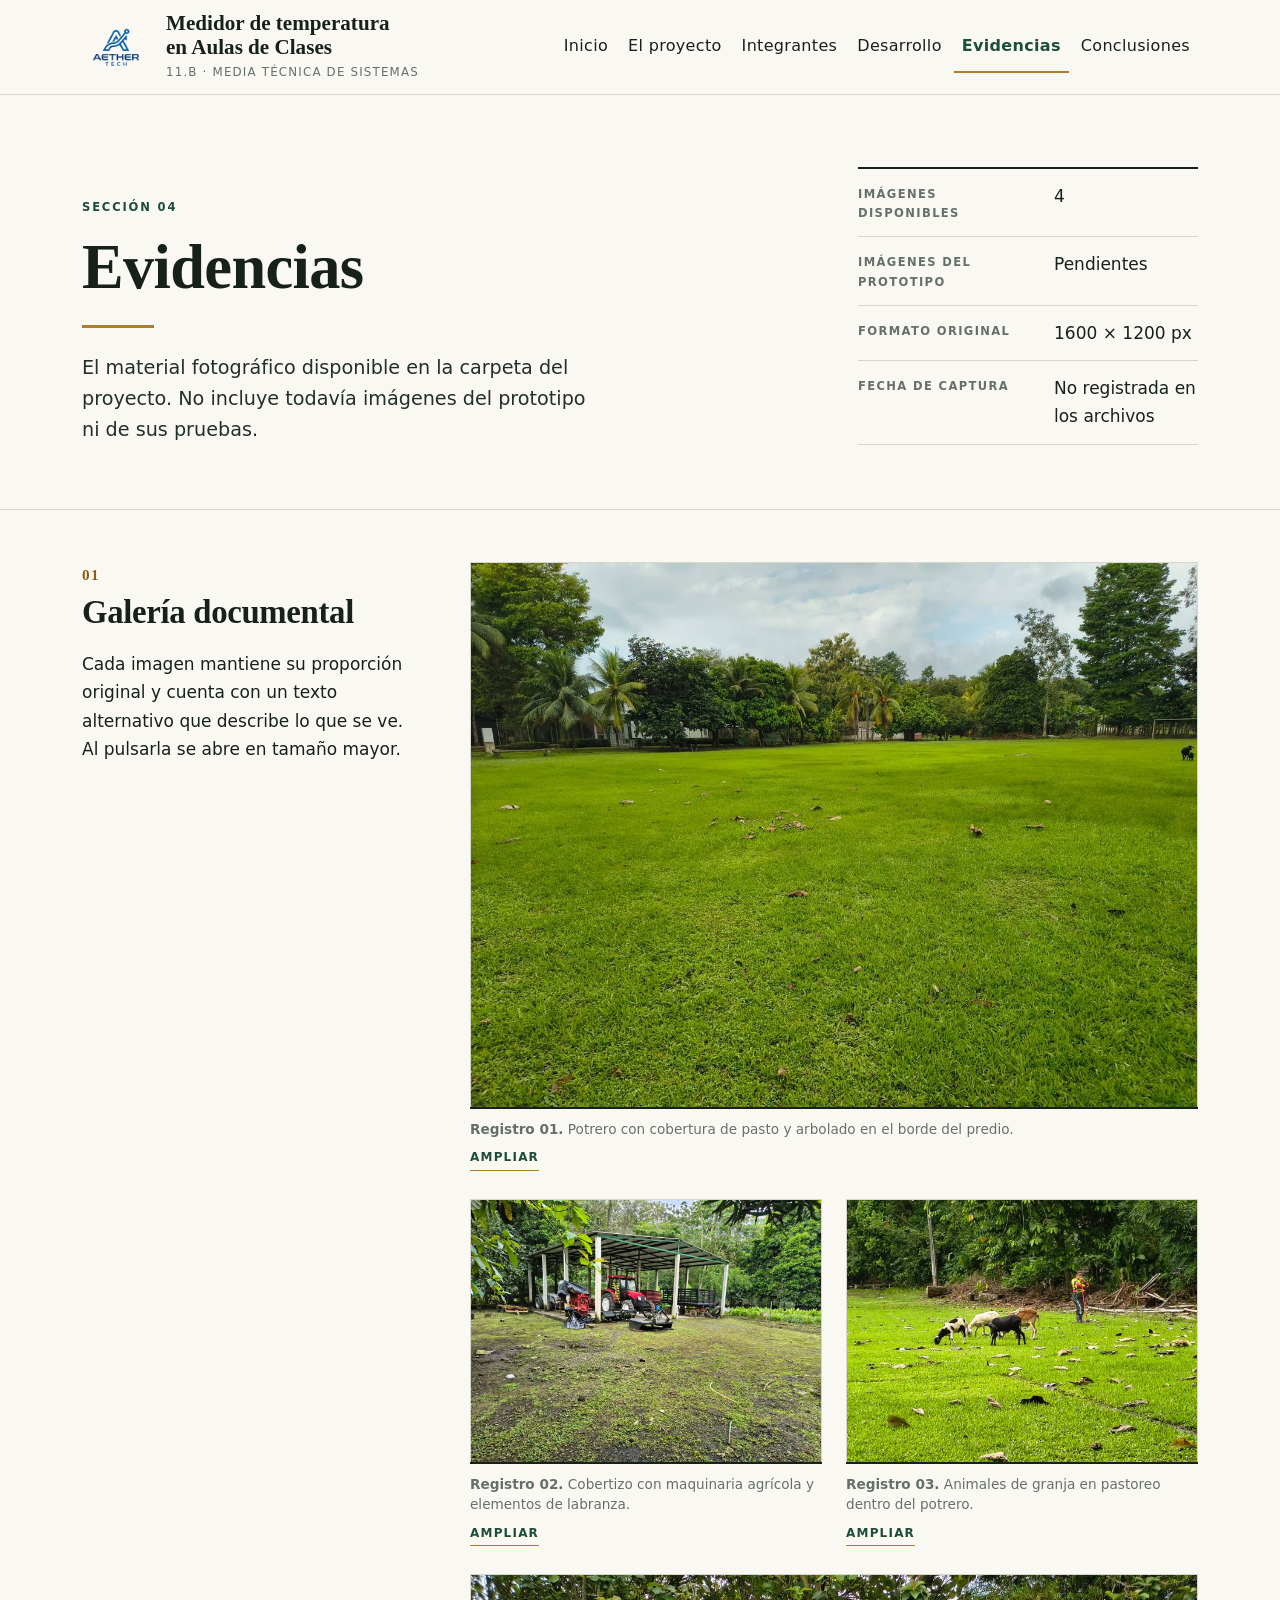
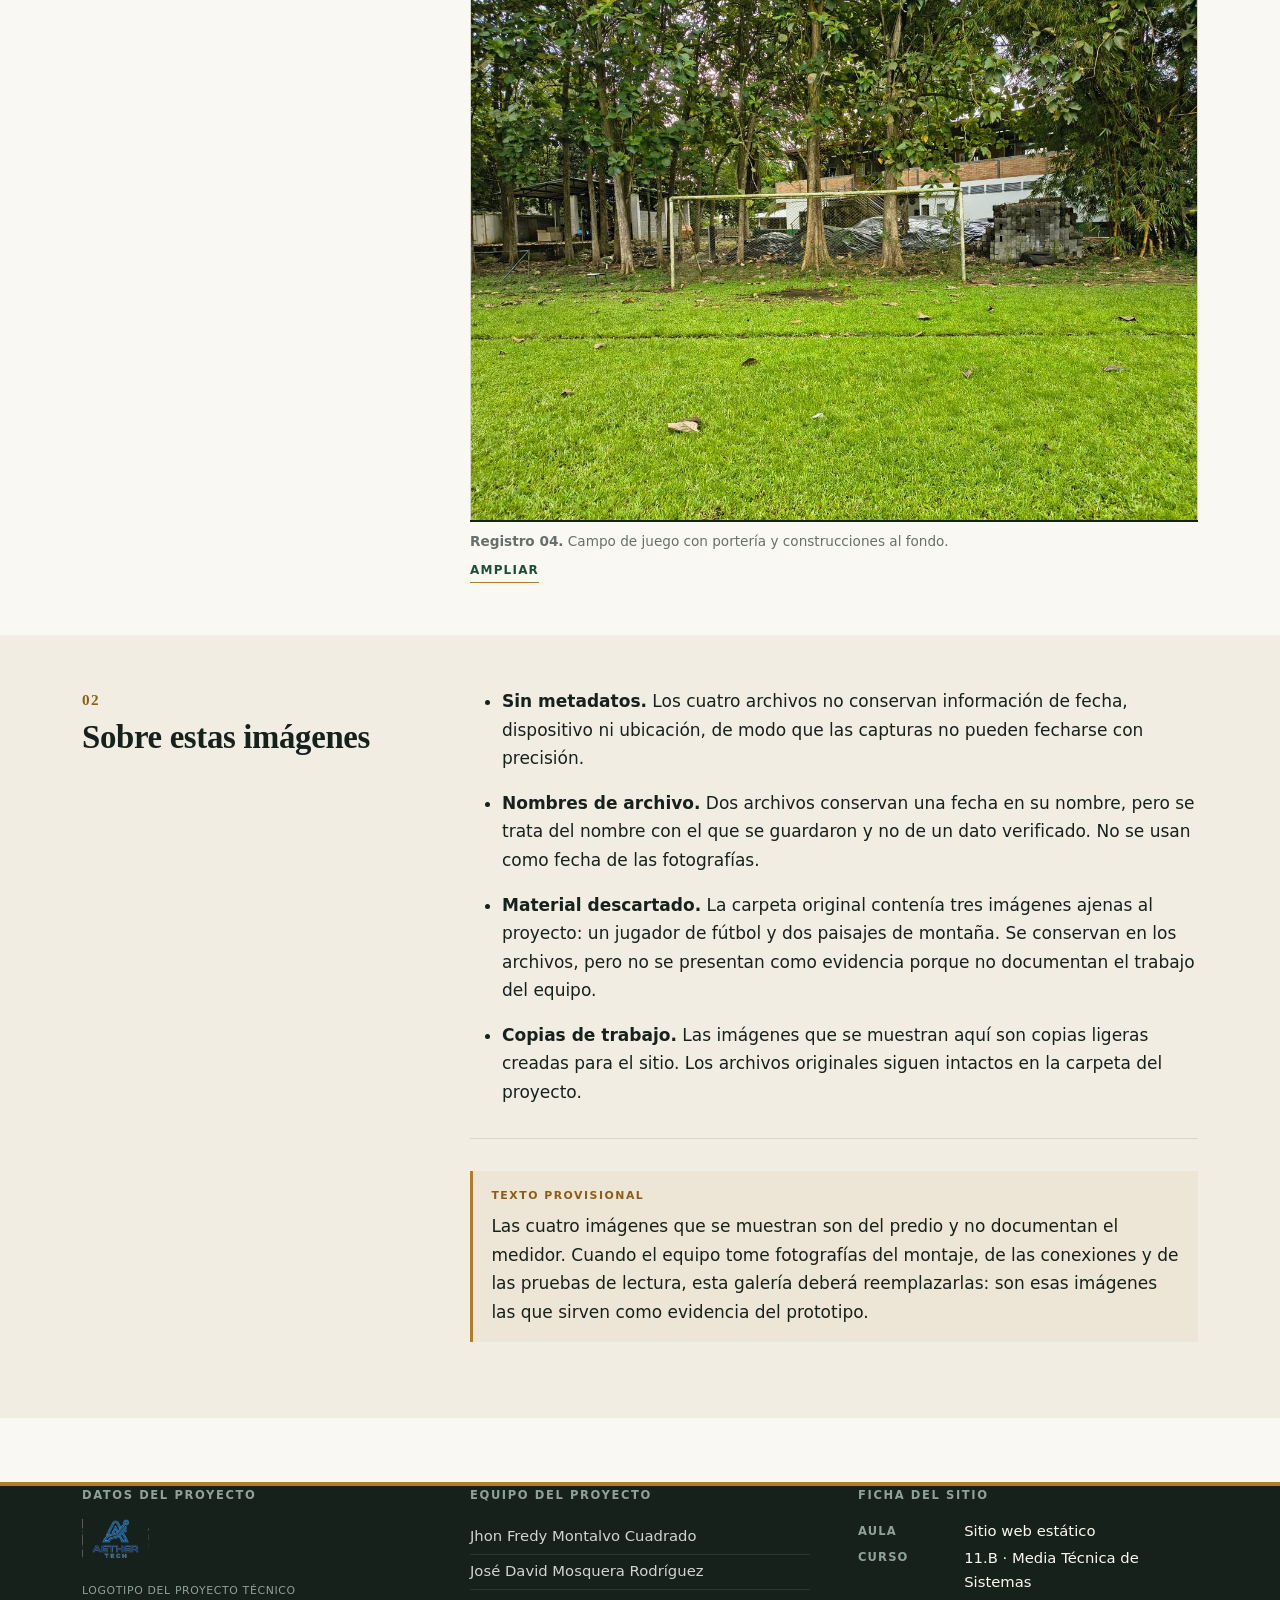
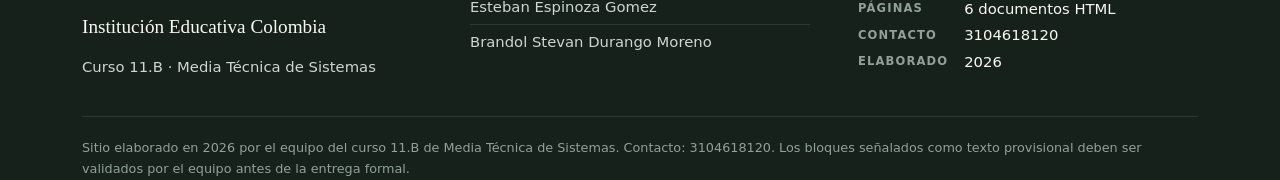
<file: evidencias.html>
<!DOCTYPE html>
<html lang="es">
<head>
  <meta charset="UTF-8">
  <meta name="viewport" content="width=device-width, initial-scale=1">
  <title>Evidencias | Medidor de temperatura en Aulas de Clases</title>
  <meta name="description" content="Material fotográfico disponible del proyecto Medidor de temperatura en Aulas de Clases, del curso 11.B de Media Técnica de Sistemas, y registro pendiente del prototipo.">
  <meta name="author" content="Curso 11.B Media Técnica de Sistemas, Institución Educativa Colombia">
  <meta name="robots" content="index, follow">
  <link rel="icon" type="image/png" href="img/logo.png">
  <link rel="stylesheet" href="css/bootstrap.min.css">
  <link rel="stylesheet" href="css/estilos.css">
</head>
<body>
  <a class="salto-contenido" href="#contenido">Ir al contenido principal</a>
  <header class="barra">
    <div class="container">
      <nav class="navbar navbar-expand-lg p-0" aria-label="Navegación principal del sitio">
        <a class="barra__marca" href="index.html">
          <img class="barra__escudo" src="img/logo.png" alt="" width="48" height="28" onerror="this.hidden=true;this.nextElementSibling.hidden=false">
          <span class="avatar" hidden aria-hidden="true">IE</span>
          <span class="marca-bloque">
            <span class="marca__nombre">Medidor de temperatura<br>en Aulas de Clases</span>
            <span class="marca__pie">11.B &middot; Media Técnica<span class="marca__pie-cola"> de Sistemas</span></span>
          </span>
        </a>
        <button class="navbar-toggler" type="button" data-bs-toggle="collapse" data-bs-target="#menuPrincipal" aria-controls="menuPrincipal" aria-expanded="false" aria-label="Abrir o cerrar el menú de navegación">
          <span class="navbar-toggler-icon"></span>
        </button>
        <div class="collapse navbar-collapse" id="menuPrincipal">
          <ul class="navbar-nav ms-auto align-items-lg-center">
            <li class="nav-item"><a class="nav-link" href="index.html">Inicio</a></li>
            <li class="nav-item"><a class="nav-link" href="proyecto.html">El proyecto</a></li>
            <li class="nav-item"><a class="nav-link" href="integrantes.html">Integrantes</a></li>
            <li class="nav-item"><a class="nav-link" href="desarrollo.html">Desarrollo</a></li>
            <li class="nav-item"><a class="nav-link active" href="evidencias.html" aria-current="page">Evidencias</a></li>
            <li class="nav-item"><a class="nav-link" href="conclusiones.html">Conclusiones</a></li>
          </ul>
        </div>
      </nav>
    </div>
  </header>

  <main id="contenido">
    <section class="portada">
      <div class="container">
        <div class="row g-4 g-lg-5 align-items-end">
          <div class="col-12 col-lg-8">
            <p class="rotulo mb-0">Sección 04</p>
            <h1 class="titulo-portada">Evidencias</h1>
            <hr class="regla">
            <p class="entradilla mb-0">El material fotográfico disponible en la carpeta del proyecto. No incluye todavía imágenes del prototipo ni de sus pruebas.</p>
          </div>
          <div class="col-12 col-lg-4">
            <dl class="ficha">
              <div><dt>Imágenes disponibles</dt><dd>4</dd></div>
              <div><dt>Imágenes del prototipo</dt><dd>Pendientes</dd></div>
              <div><dt>Formato original</dt><dd>1600 &times; 1200 px</dd></div>
              <div><dt>Fecha de captura</dt><dd>No registrada en los archivos</dd></div>
            </dl>
          </div>
        </div>
      </div>
    </section>

    <section class="seccion" aria-labelledby="t-galeria">
      <div class="container">
        <div class="row g-4 g-lg-5">
          <div class="col-12 col-lg-4">
            <span class="numero-seccion">01</span>
            <h2 class="titulo-seccion" id="t-galeria">Galería documental</h2>
            <p class="parrafo-medida">Cada imagen mantiene su proporción original y cuenta con un texto alternativo que describe lo que se ve. Al pulsarla se abre en tamaño mayor.</p>
          </div>
          <div class="col-12 col-lg-8">
            <div class="galeria">
          <figure class="fotografia galeria__ancha">
            <img src="img/doc-01-potrero.jpg" width="1200" height="900" loading="lazy" alt="El registro muestra una extensión amplia de pasto verde rodeada de árboles de gran tamaño, con un animal en la distancia. Es la vista general del predio donde se realizó el trabajo técnico.">
            <figcaption class="galeria__pie"><strong>Registro 01.</strong> Potrero con cobertura de pasto y arbolado en el borde del predio.</figcaption>
            <button type="button" class="boton-ampliar" data-bs-toggle="modal" data-bs-target="#evidencia-01">Ampliar</button>
          </figure>
          <figure class="fotografia">
            <img src="img/doc-02-maquinaria.jpg" width="1200" height="900" loading="lazy" alt="Bajo una cubierta metálica se encuentran un tractor con remolque, un motor y otras herramientas de labranza. Al fondo se ven el potrero y la franja de árboles.">
            <figcaption class="galeria__pie"><strong>Registro 02.</strong> Cobertizo con maquinaria agrícola y elementos de labranza.</figcaption>
            <button type="button" class="boton-ampliar" data-bs-toggle="modal" data-bs-target="#evidencia-02">Ampliar</button>
          </figure>
          <figure class="fotografia">
            <img src="img/doc-03-pastoreo.jpg" width="1200" height="900" loading="lazy" alt="Varios animales de granja, en su mayoría cabras y ovejas, pastan en un potrero mientras una persona con chaleco reflectante los observa al fondo, junto al bosque.">
            <figcaption class="galeria__pie"><strong>Registro 03.</strong> Animales de granja en pastoreo dentro del potrero.</figcaption>
            <button type="button" class="boton-ampliar" data-bs-toggle="modal" data-bs-target="#evidencia-03">Ampliar</button>
          </figure>
          <figure class="fotografia galeria__ancha">
            <img src="img/doc-04-cancha.jpg" width="1200" height="900" loading="lazy" alt="El predio cuenta con un espacio abierto usado como campo de juego, con portería y muro. Al fondo se observan construcciones, materiales apilados y el arbolado del borde.">
            <figcaption class="galeria__pie"><strong>Registro 04.</strong> Campo de juego con portería y construcciones al fondo.</figcaption>
            <button type="button" class="boton-ampliar" data-bs-toggle="modal" data-bs-target="#evidencia-04">Ampliar</button>
          </figure>
            </div>
          </div>
        </div>
      </div>
    </section>

    <section class="seccion seccion--papel" aria-labelledby="t-nota">
      <div class="container">
        <div class="row g-4 g-lg-5">
          <div class="col-12 col-lg-4">
            <span class="numero-seccion">02</span>
            <h2 class="titulo-seccion" id="t-nota">Sobre estas imágenes</h2>
          </div>
          <div class="col-12 col-lg-8">
            <ul class="parrafo-medida">
              <li class="mb-3"><strong>Sin metadatos.</strong> Los cuatro archivos no conservan información de fecha, dispositivo ni ubicación, de modo que las capturas no pueden fecharse con precisión.</li>
              <li class="mb-3"><strong>Nombres de archivo.</strong> Dos archivos conservan una fecha en su nombre, pero se trata del nombre con el que se guardaron y no de un dato verificado. No se usan como fecha de las fotografías.</li>
              <li class="mb-3"><strong>Material descartado.</strong> La carpeta original contenía tres imágenes ajenas al proyecto: un jugador de fútbol y dos paisajes de montaña. Se conservan en los archivos, pero no se presentan como evidencia porque no documentan el trabajo del equipo.</li>
              <li class="mb-0"><strong>Copias de trabajo.</strong> Las imágenes que se muestran aquí son copias ligeras creadas para el sitio. Los archivos originales siguen intactos en la carpeta del proyecto.</li>
            </ul>
            <hr class="regla regla--ancha">
            <div class="provisional">
              <span class="provisional__etiqueta">Texto provisional</span>
              <p>Las cuatro imágenes que se muestran son del predio y no documentan el medidor. Cuando el equipo tome fotografías del montaje, de las conexiones y de las pruebas de lectura, esta galería deberá reemplazarlas: son esas imágenes las que sirven como evidencia del prototipo.</p>
            </div>
          </div>
        </div>
      </div>
    </section>

    <div class="modal fade" id="evidencia-01" tabindex="-1" aria-labelledby="evidencia-01-titulo" aria-hidden="true">
      <div class="modal-dialog modal-lg modal-dialog-centered">
        <div class="modal-content">
          <div class="modal-header">
            <h2 class="modal-title h5" id="evidencia-01-titulo">Registro 01</h2>
            <button type="button" class="btn-close" data-bs-dismiss="modal" aria-label="Cerrar la imagen"></button>
          </div>
          <div class="modal-body">
            <img src="img/doc-01-potrero.jpg" width="1200" height="900" alt="El registro muestra una extensión amplia de pasto verde rodeada de árboles de gran tamaño, con un animal en la distancia. Es la vista general del predio donde se realizó el trabajo técnico.">
            <p>Potrero con cobertura de pasto y arbolado en el borde del predio.</p>
          </div>
        </div>
      </div>
    </div>
    <div class="modal fade" id="evidencia-02" tabindex="-1" aria-labelledby="evidencia-02-titulo" aria-hidden="true">
      <div class="modal-dialog modal-lg modal-dialog-centered">
        <div class="modal-content">
          <div class="modal-header">
            <h2 class="modal-title h5" id="evidencia-02-titulo">Registro 02</h2>
            <button type="button" class="btn-close" data-bs-dismiss="modal" aria-label="Cerrar la imagen"></button>
          </div>
          <div class="modal-body">
            <img src="img/doc-02-maquinaria.jpg" width="1200" height="900" alt="Bajo una cubierta metálica se encuentran un tractor con remolque, un motor y otras herramientas de labranza. Al fondo se ven el potrero y la franja de árboles.">
            <p>Cobertizo con maquinaria agrícola y elementos de labranza.</p>
          </div>
        </div>
      </div>
    </div>
    <div class="modal fade" id="evidencia-03" tabindex="-1" aria-labelledby="evidencia-03-titulo" aria-hidden="true">
      <div class="modal-dialog modal-lg modal-dialog-centered">
        <div class="modal-content">
          <div class="modal-header">
            <h2 class="modal-title h5" id="evidencia-03-titulo">Registro 03</h2>
            <button type="button" class="btn-close" data-bs-dismiss="modal" aria-label="Cerrar la imagen"></button>
          </div>
          <div class="modal-body">
            <img src="img/doc-03-pastoreo.jpg" width="1200" height="900" alt="Varios animales de granja, en su mayoría cabras y ovejas, pastan en un potrero mientras una persona con chaleco reflectante los observa al fondo, junto al bosque.">
            <p>Animales de granja en pastoreo dentro del potrero.</p>
          </div>
        </div>
      </div>
    </div>
    <div class="modal fade" id="evidencia-04" tabindex="-1" aria-labelledby="evidencia-04-titulo" aria-hidden="true">
      <div class="modal-dialog modal-lg modal-dialog-centered">
        <div class="modal-content">
          <div class="modal-header">
            <h2 class="modal-title h5" id="evidencia-04-titulo">Registro 04</h2>
            <button type="button" class="btn-close" data-bs-dismiss="modal" aria-label="Cerrar la imagen"></button>
          </div>
          <div class="modal-body">
            <img src="img/doc-04-cancha.jpg" width="1200" height="900" alt="El predio cuenta con un espacio abierto usado como campo de juego, con portería y muro. Al fondo se observan construcciones, materiales apilados y el arbolado del borde.">
            <p>Campo de juego con portería y construcciones al fondo.</p>
          </div>
        </div>
      </div>
    </div></main>

  <footer class="pie">
    <div class="container">
      <div class="row g-4 g-lg-5">
        <div class="col-12 col-lg-4">
          <p class="pie__titulo">Datos del proyecto</p>
          <p class="pie__marca">
            <img class="pie__escudo" src="img/logo.png" alt="Logotipo del proyecto técnico del curso 11.B" width="84" height="48" onerror="this.hidden=true;this.nextElementSibling.hidden=false">
            <span class="avatar" hidden aria-hidden="true">IE</span>
          </p>
          <p class="pie__marca-nota">Logotipo del proyecto técnico</p>
          <p class="pie__institucion">Institución Educativa Colombia</p>
          <p class="mb-0">Curso 11.B &middot; Media Técnica de Sistemas</p>
        </div>
        <div class="col-12 col-md-6 col-lg-4">
          <p class="pie__titulo">Equipo del proyecto</p>
          <ul class="pie__integrantes">
            <li>Jhon Fredy Montalvo Cuadrado</li>
            <li>José David Mosquera Rodríguez</li>
            <li>Esteban Espinoza Gomez</li>
            <li>Brandol Stevan Durango Moreno</li>
          </ul>
        </div>
        <div class="col-12 col-md-6 col-lg-4">
          <p class="pie__titulo">Ficha del sitio</p>
          <dl class="pie__ficha">
            <dt>Aula</dt><dd>Sitio web estático</dd>
            <dt>Curso</dt><dd>11.B &middot; Media Técnica de Sistemas</dd>
            <dt>Páginas</dt><dd>6 documentos HTML</dd>
            <dt>Contacto</dt><dd>3104618120</dd>
            <dt>Elaborado</dt><dd>2026</dd>
          </dl>
        </div>
      </div>
      <p class="pie__legal">Sitio elaborado en 2026 por el equipo del curso 11.B de Media Técnica de Sistemas. Contacto: 3104618120. Los bloques señalados como texto provisional deben ser validados por el equipo antes de la entrega formal.</p>
    </div>
  </footer>

  <script src="js/bootstrap.bundle.min.js"></script>
</body>
</html>
</file>
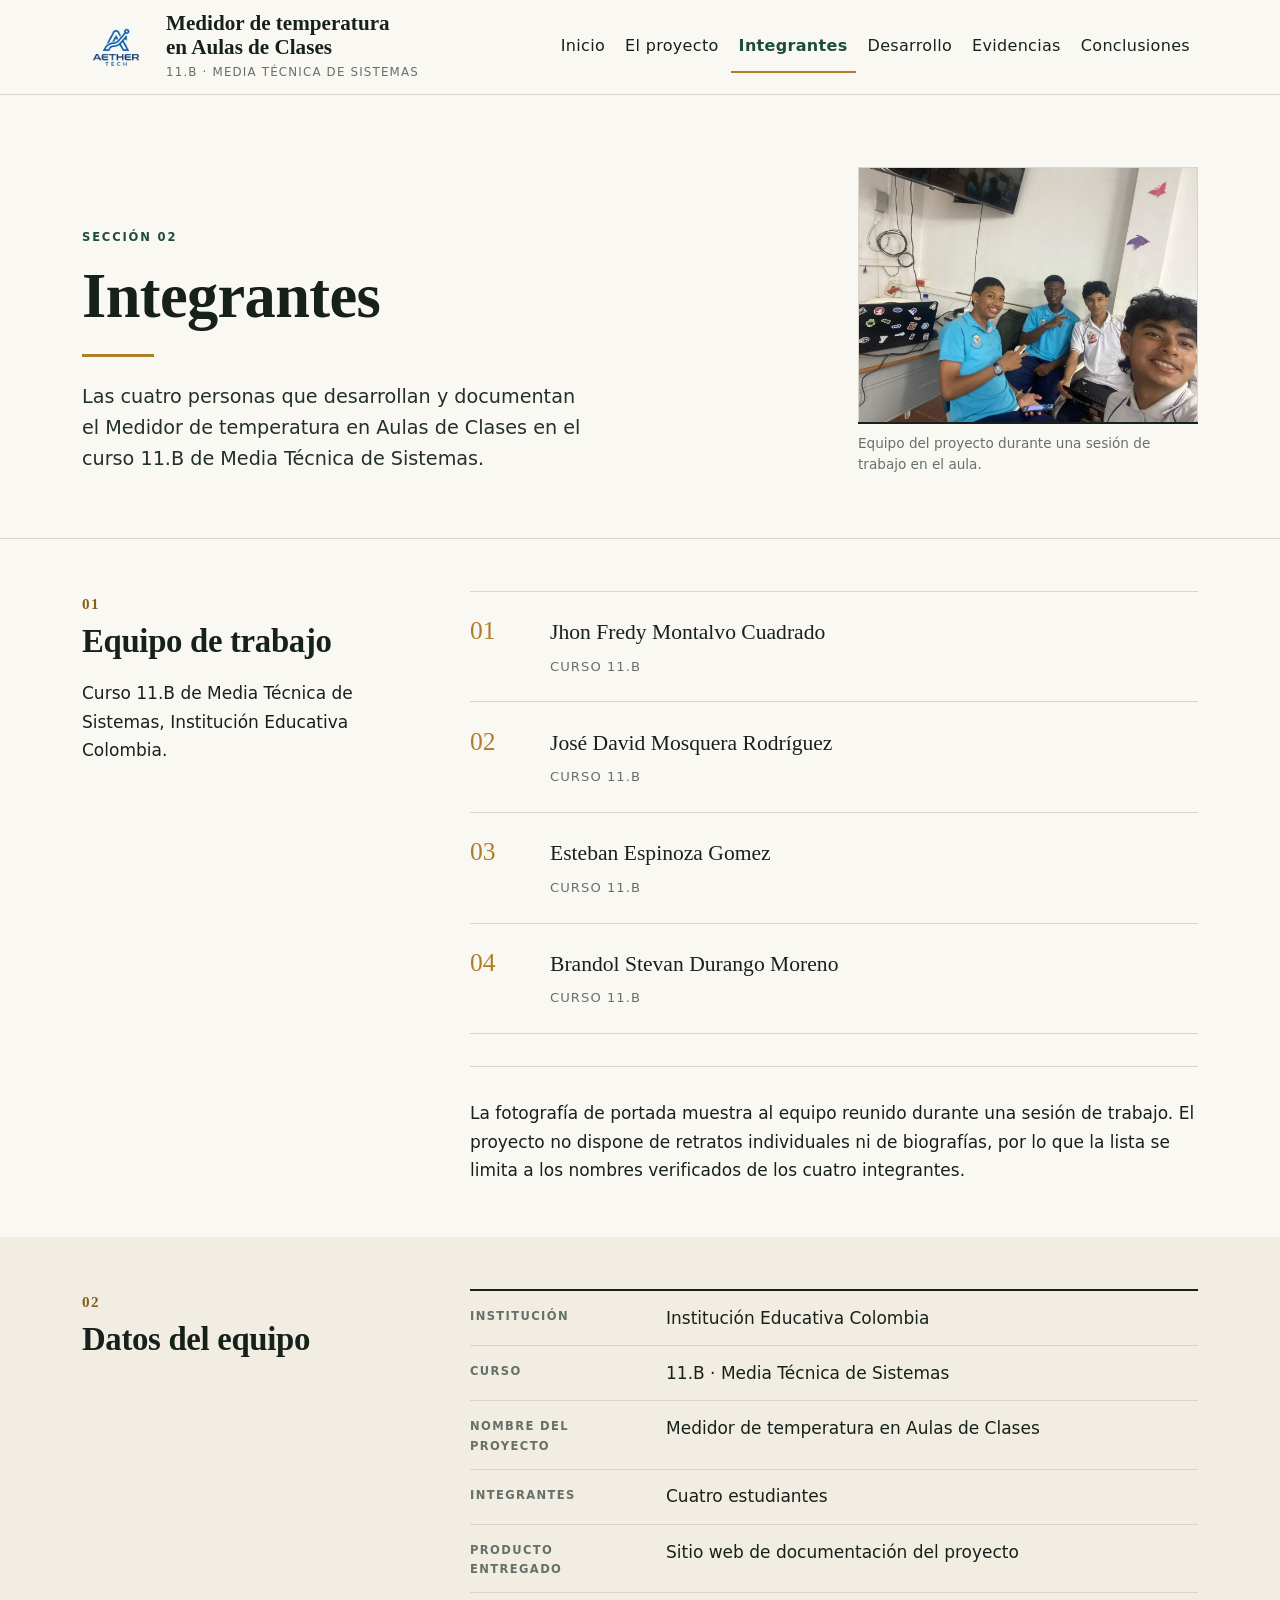
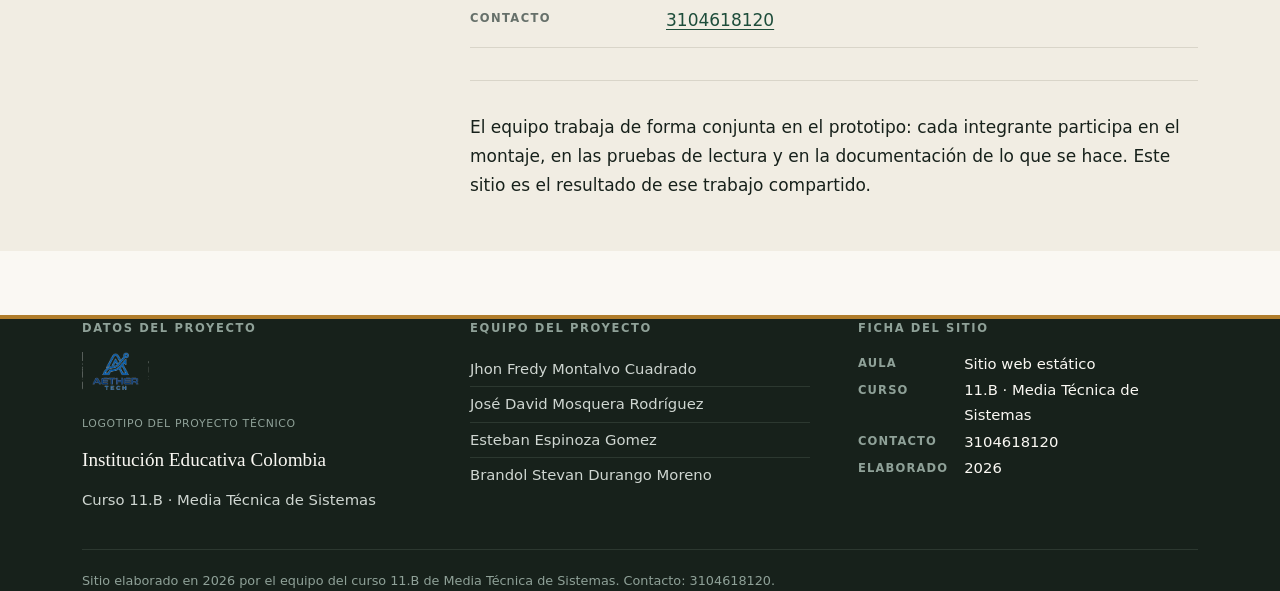
<file: integrantes.html>
<!DOCTYPE html>
<html lang="es">
<head>
  <meta charset="UTF-8">
  <meta name="viewport" content="width=device-width, initial-scale=1">
  <title>Integrantes | Medidor de temperatura en Aulas de Clases</title>
  <meta name="description" content="Equipo del proyecto Medidor de temperatura en Aulas de Clases, del curso 11.B de Media Técnica de Sistemas de la Institución Educativa Colombia: Jhon Fredy Montalvo Cuadrado, José David Mosquera Rodríguez, Esteban Espinoza Gomez y Brandol Stevan Durango Moreno.">
  <meta name="author" content="Curso 11.B Media Técnica de Sistemas, Institución Educativa Colombia">
  <meta name="robots" content="index, follow">
  <link rel="icon" type="image/png" href="img/logo.png">
  <link rel="stylesheet" href="css/bootstrap.min.css">
  <link rel="stylesheet" href="css/estilos.css">
</head>
<body>
  <a class="salto-contenido" href="#contenido">Ir al contenido principal</a>
  <header class="barra">
    <div class="container">
      <nav class="navbar navbar-expand-lg p-0" aria-label="Navegación principal del sitio">
        <a class="barra__marca" href="index.html">
          <img class="barra__escudo" src="img/logo.png" alt="" width="48" height="28" onerror="this.hidden=true;this.nextElementSibling.hidden=false">
          <span class="avatar" hidden aria-hidden="true">IE</span>
          <span class="marca-bloque">
            <span class="marca__nombre">Medidor de temperatura<br>en Aulas de Clases</span>
            <span class="marca__pie">11.B &middot; Media Técnica<span class="marca__pie-cola"> de Sistemas</span></span>
          </span>
        </a>
        <button class="navbar-toggler" type="button" data-bs-toggle="collapse" data-bs-target="#menuPrincipal" aria-controls="menuPrincipal" aria-expanded="false" aria-label="Abrir o cerrar el menú de navegación">
          <span class="navbar-toggler-icon"></span>
        </button>
        <div class="collapse navbar-collapse" id="menuPrincipal">
          <ul class="navbar-nav ms-auto align-items-lg-center">
            <li class="nav-item"><a class="nav-link" href="index.html">Inicio</a></li>
            <li class="nav-item"><a class="nav-link" href="proyecto.html">El proyecto</a></li>
            <li class="nav-item"><a class="nav-link active" href="integrantes.html" aria-current="page">Integrantes</a></li>
            <li class="nav-item"><a class="nav-link" href="desarrollo.html">Desarrollo</a></li>
            <li class="nav-item"><a class="nav-link" href="evidencias.html">Evidencias</a></li>
            <li class="nav-item"><a class="nav-link" href="conclusiones.html">Conclusiones</a></li>
          </ul>
        </div>
      </nav>
    </div>
  </header>

  <main id="contenido">
    <section class="portada">
      <div class="container">
        <div class="row g-4 g-lg-5 align-items-end">
          <div class="col-12 col-lg-8">
            <p class="rotulo mb-0">Sección 02</p>
            <h1 class="titulo-portada">Integrantes</h1>
            <hr class="regla">
            <p class="entradilla mb-0">Las cuatro personas que desarrollan y documentan el Medidor de temperatura en Aulas de Clases en el curso 11.B de Media Técnica de Sistemas.</p>
          </div>
          <div class="col-12 col-lg-4">
            <figure class="fotografia">
              <img src="img/integrantes.jpg" width="1200" height="900" loading="lazy"
                   alt="Los cuatro integrantes del equipo con el uniforme del colegio, dentro de un aula, junto a computadores portátiles y un televisor en la pared.">
              <figcaption>Equipo del proyecto durante una sesión de trabajo en el aula.</figcaption>
            </figure>
          </div>
        </div>
      </div>
    </section>

    <section class="seccion" aria-labelledby="t-equipo">
      <div class="container">
        <div class="row g-4 g-lg-5">
          <div class="col-12 col-lg-4">
            <span class="numero-seccion">01</span>
            <h2 class="titulo-seccion" id="t-equipo">Equipo de trabajo</h2>
            <p class="parrafo-medida">Curso 11.B de Media Técnica de Sistemas, Institución Educativa Colombia.</p>
          </div>
          <div class="col-12 col-lg-8">
            <ul class="equipo">
              <li>
                <span class="equipo__indice" aria-hidden="true">01</span>
                <span>
                  <span class="equipo__nombre">Jhon Fredy Montalvo Cuadrado</span><br>
                  <span class="equipo__dato">Curso 11.B</span>
                </span>
              </li>
              <li>
                <span class="equipo__indice" aria-hidden="true">02</span>
                <span>
                  <span class="equipo__nombre">José David Mosquera Rodríguez</span><br>
                  <span class="equipo__dato">Curso 11.B</span>
                </span>
              </li>
              <li>
                <span class="equipo__indice" aria-hidden="true">03</span>
                <span>
                  <span class="equipo__nombre">Esteban Espinoza Gomez</span><br>
                  <span class="equipo__dato">Curso 11.B</span>
                </span>
              </li>
              <li>
                <span class="equipo__indice" aria-hidden="true">04</span>
                <span>
                  <span class="equipo__nombre">Brandol Stevan Durango Moreno</span><br>
                  <span class="equipo__dato">Curso 11.B</span>
                </span>
              </li>
            </ul>
            <hr class="regla regla--ancha">
            <p class="parrafo-medida mb-0">La fotografía de portada muestra al equipo reunido durante una sesión de trabajo. El proyecto no dispone de retratos individuales ni de biografías, por lo que la lista se limita a los nombres verificados de los cuatro integrantes.</p>
          </div>
        </div>
      </div>
    </section>

    <section class="seccion seccion--papel" aria-labelledby="t-datos">
      <div class="container">
        <div class="row g-4 g-lg-5">
          <div class="col-12 col-lg-4">
            <span class="numero-seccion">02</span>
            <h2 class="titulo-seccion" id="t-datos">Datos del equipo</h2>
          </div>
          <div class="col-12 col-lg-8">
            <dl class="ficha">
              <div><dt>Institución</dt><dd>Institución Educativa Colombia</dd></div>
              <div><dt>Curso</dt><dd>11.B &middot; Media Técnica de Sistemas</dd></div>
              <div><dt>Nombre del proyecto</dt><dd>Medidor de temperatura en Aulas de Clases</dd></div>
              <div><dt>Integrantes</dt><dd>Cuatro estudiantes</dd></div>
              <div><dt>Producto entregado</dt><dd>Sitio web de documentación del proyecto</dd></div>
              <div><dt>Contacto</dt><dd><a href="tel:+573104618120">3104618120</a></dd></div>
            </dl>
            <hr class="regla regla--ancha">
            <p class="parrafo-medida mb-0">El equipo trabaja de forma conjunta en el prototipo: cada integrante participa en el montaje, en las pruebas de lectura y en la documentación de lo que se hace. Este sitio es el resultado de ese trabajo compartido.</p>
          </div>
        </div>
      </div>
    </section>
</main>

  <footer class="pie">
    <div class="container">
      <div class="row g-4 g-lg-5">
        <div class="col-12 col-lg-4">
          <p class="pie__titulo">Datos del proyecto</p>
          <p class="pie__marca">
            <img class="pie__escudo" src="img/logo.png" alt="Logotipo del proyecto técnico del curso 11.B" width="84" height="48" onerror="this.hidden=true;this.nextElementSibling.hidden=false">
            <span class="avatar" hidden aria-hidden="true">IE</span>
          </p>
          <p class="pie__marca-nota">Logotipo del proyecto técnico</p>
          <p class="pie__institucion">Institución Educativa Colombia</p>
          <p class="mb-0">Curso 11.B &middot; Media Técnica de Sistemas</p>
        </div>
        <div class="col-12 col-md-6 col-lg-4">
          <p class="pie__titulo">Equipo del proyecto</p>
          <ul class="pie__integrantes">
            <li>Jhon Fredy Montalvo Cuadrado</li>
            <li>José David Mosquera Rodríguez</li>
            <li>Esteban Espinoza Gomez</li>
            <li>Brandol Stevan Durango Moreno</li>
          </ul>
        </div>
        <div class="col-12 col-md-6 col-lg-4">
          <p class="pie__titulo">Ficha del sitio</p>
          <dl class="pie__ficha">
            <dt>Aula</dt><dd>Sitio web estático</dd>
            <dt>Curso</dt><dd>11.B &middot; Media Técnica de Sistemas</dd>
            <dt>Contacto</dt><dd>3104618120</dd>
            <dt>Elaborado</dt><dd>2026</dd>
          </dl>
        </div>
      </div>
      <p class="pie__legal">Sitio elaborado en 2026 por el equipo del curso 11.B de Media Técnica de Sistemas. Contacto: 3104618120.</p>
    </div>
  </footer>

  <script src="js/bootstrap.bundle.min.js"></script>
</body>
</html>
</file>
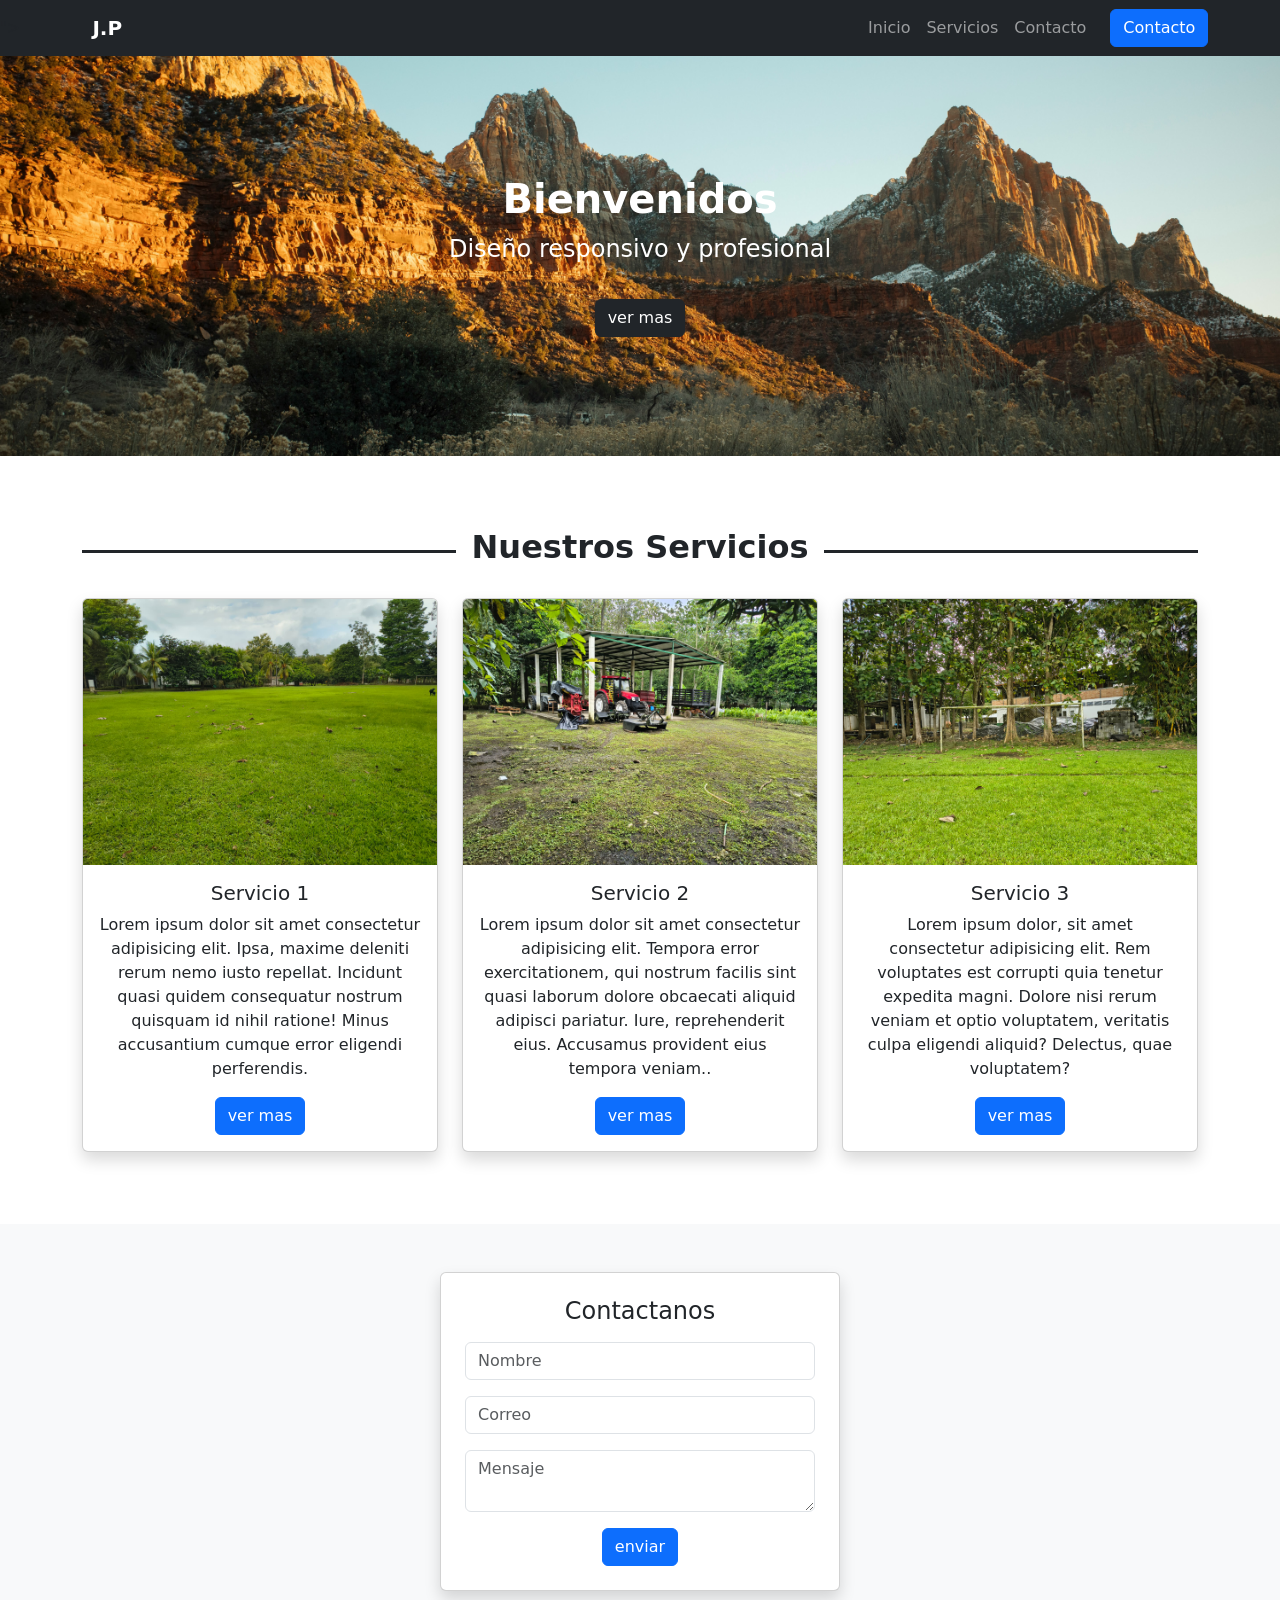
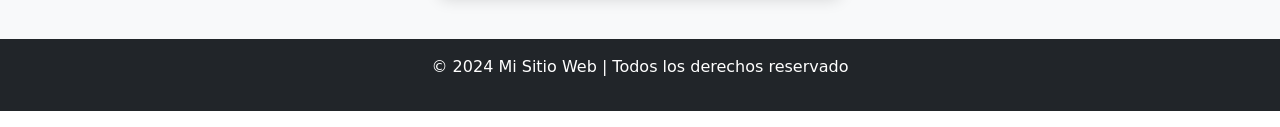
<file: layout web.html>
<!DOCTYPE html>
<html lang="es">

<head>
    <meta charset="UTF-8">
    <meta name="viewport" content="width=device-width, initial-scale=1.0">
    <title>documento</title>
    <link rel="stylesheet" href="css/bootstrap.min.css" />
</head>

<body>


    <nav class="navbar navbar-expand-lg navbar-dark bg-dark ">

        ">
        <div class="container">
            <a class="navbar-brand fw-bold" href="#">J.P</a>
            <button class="navbar-toggler" type="button" data-bs-toggle="collapse" data-bs-target="#menu">
                <span class="navbar-toggler-icon"></span>
            </button>
            <div class="collapse navbar-collapse" id="menu">
                <ul class="navbar-nav ms-auto">
                    <li class="nav-item"><a class="nav-link" href="#">Inicio</a></li>
                    <li class="nav-item"><a class="nav-link" href="#">Servicios</a></li>
                    <li class="nav-item"><a class="nav-link" href="#">Contacto</a></li>
                </ul>
                <a href="#" class="btn btn-primary ms-3">Contacto</a>
            </div>
        </div>
    </nav>


    <section class="d-flex justify-content-center align-items-center text-center text-white"
        style="background: url(img/florian-schindler-3CRgpaPLCsM-unsplash.jpg) center/cover no-repeat; min-height: 400px;">
        <div>
            <h1 class="fw-bold fs-1">Bienvenidos</h1>
            <p class="fs-4">Diseño responsivo y profesional</p>
            <a class="btn btn-dark mt-3">ver mas</a>
        </div>
    </section>

    <section class="py-5">
        <div class="container text-center">
            <div class="d-flex align-items-center justify-content-center my-4">
                <div class="flex-grow-1 border-top border-3 border-dark"></div>
                <h2 class="mx-3 fw-bold">Nuestros Servicios</h2>
                <div class="flex-grow-1 border-top border-3 border-dark"></div>
            </div>
            <div class="row">
                <div class="col-md-4 mb-4">
                    <div class="card shadow h-100">
                        <img src="img/What.jpeg" class="card-img-top" alt="Servicio 1">
                        <div class="card-body">
                            <h5 class="card-title">Servicio 1</h5>
                            <p class="card-text">Lorem ipsum dolor sit amet consectetur adipisicing elit. Ipsa, maxime
                                deleniti rerum nemo iusto repellat. Incidunt quasi quidem consequatur nostrum quisquam
                                id nihil ratione! Minus accusantium cumque error eligendi perferendis.</p>
                            <a href="#" class="btn btn-primary">ver mas</a>
                        </div>
                    </div>
                </div>

                <div class="col-md-4 mb-4">
                    <div class="card shadow h-100">
                        <img src="img/WhatsApp Image 2.jpeg" class="card-img-top" alt="Servicio 2">
                        <div class="card-body">
                            <h5 class="card-title">Servicio 2</h5>
                            <p class="card-text">Lorem ipsum dolor sit amet consectetur adipisicing elit. Tempora error
                                exercitationem, qui nostrum facilis sint quasi laborum dolore obcaecati aliquid adipisci
                                pariatur. Iure, reprehenderit eius. Accusamus provident eius tempora veniam..</p>
                            <a href="#" class="btn btn-primary">ver mas</a>
                        </div>
                    </div>
                </div>

                <div class="col-md-4 mb-4">
                    <div class="card shadow h-100">
                        <img src="img/WhatsApp Image 2026-02-21 at 7.34.05 PM.jpeg" class="card-img-top"
                            alt="Servicio 3">
                        <div class="card-body">
                            <h5 class="card-title">Servicio 3</h5>
                            <p class="card-text">Lorem ipsum dolor, sit amet consectetur adipisicing elit. Rem
                                voluptates est corrupti quia tenetur expedita magni. Dolore nisi rerum veniam et optio
                                voluptatem, veritatis culpa eligendi aliquid? Delectus, quae voluptatem?</p>
                            <a href="#" class="btn btn-primary">ver mas</a>
                        </div>
                    </div>
                </div>
            </div>
        </div>
    </section>


    <section class="bg-light py-5">
        <div class="container d-flex justify-content-center">
            <div class="card shadow p-4" style="width: 400px;">
                <h4 class="text-center mb-3">Contactanos</h4>

                <form>
                    <input type="text" class="form-control mb-3" placeholder="Nombre">
                    <input type="email" class="form-control mb-3" placeholder="Correo">
                    <textarea class="form-control " placeholder="Mensaje"></textarea>
                    <div class="text-center d-flex justify-content-center mt-3 ">
                        <button class="btn btn-primary ">enviar</button>
                    </div>
                </form>

            </div>
        </div>
    </section>


    <footer class="bg-dark text-white text-center py-3  mb-3">
        <p>© 2024 Mi Sitio Web | Todos los derechos reservado</p>
    </footer>

    <script src="js/bootstrap.bundle.min.js"></script>
</body>

</html>




<script src="js/bootstrap.bundle.min.js"></script>

</body>

</html>
</file>
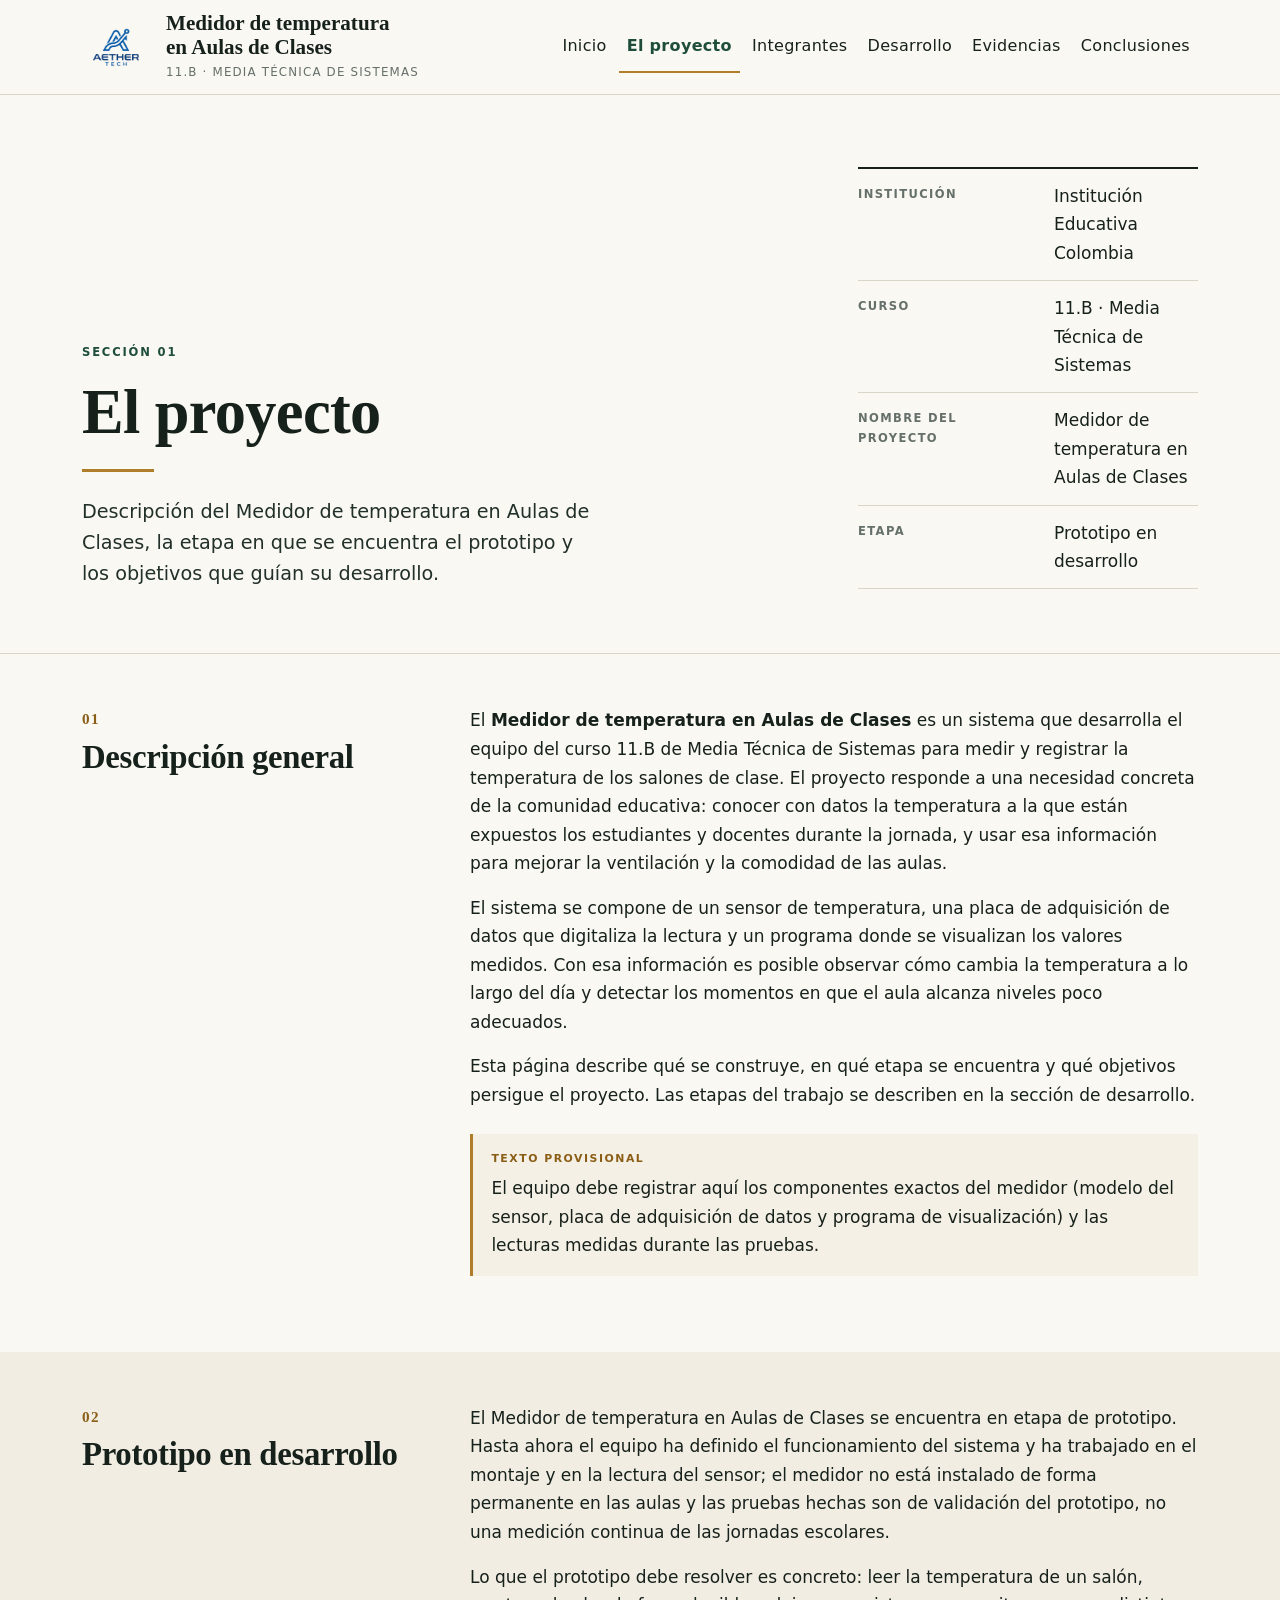
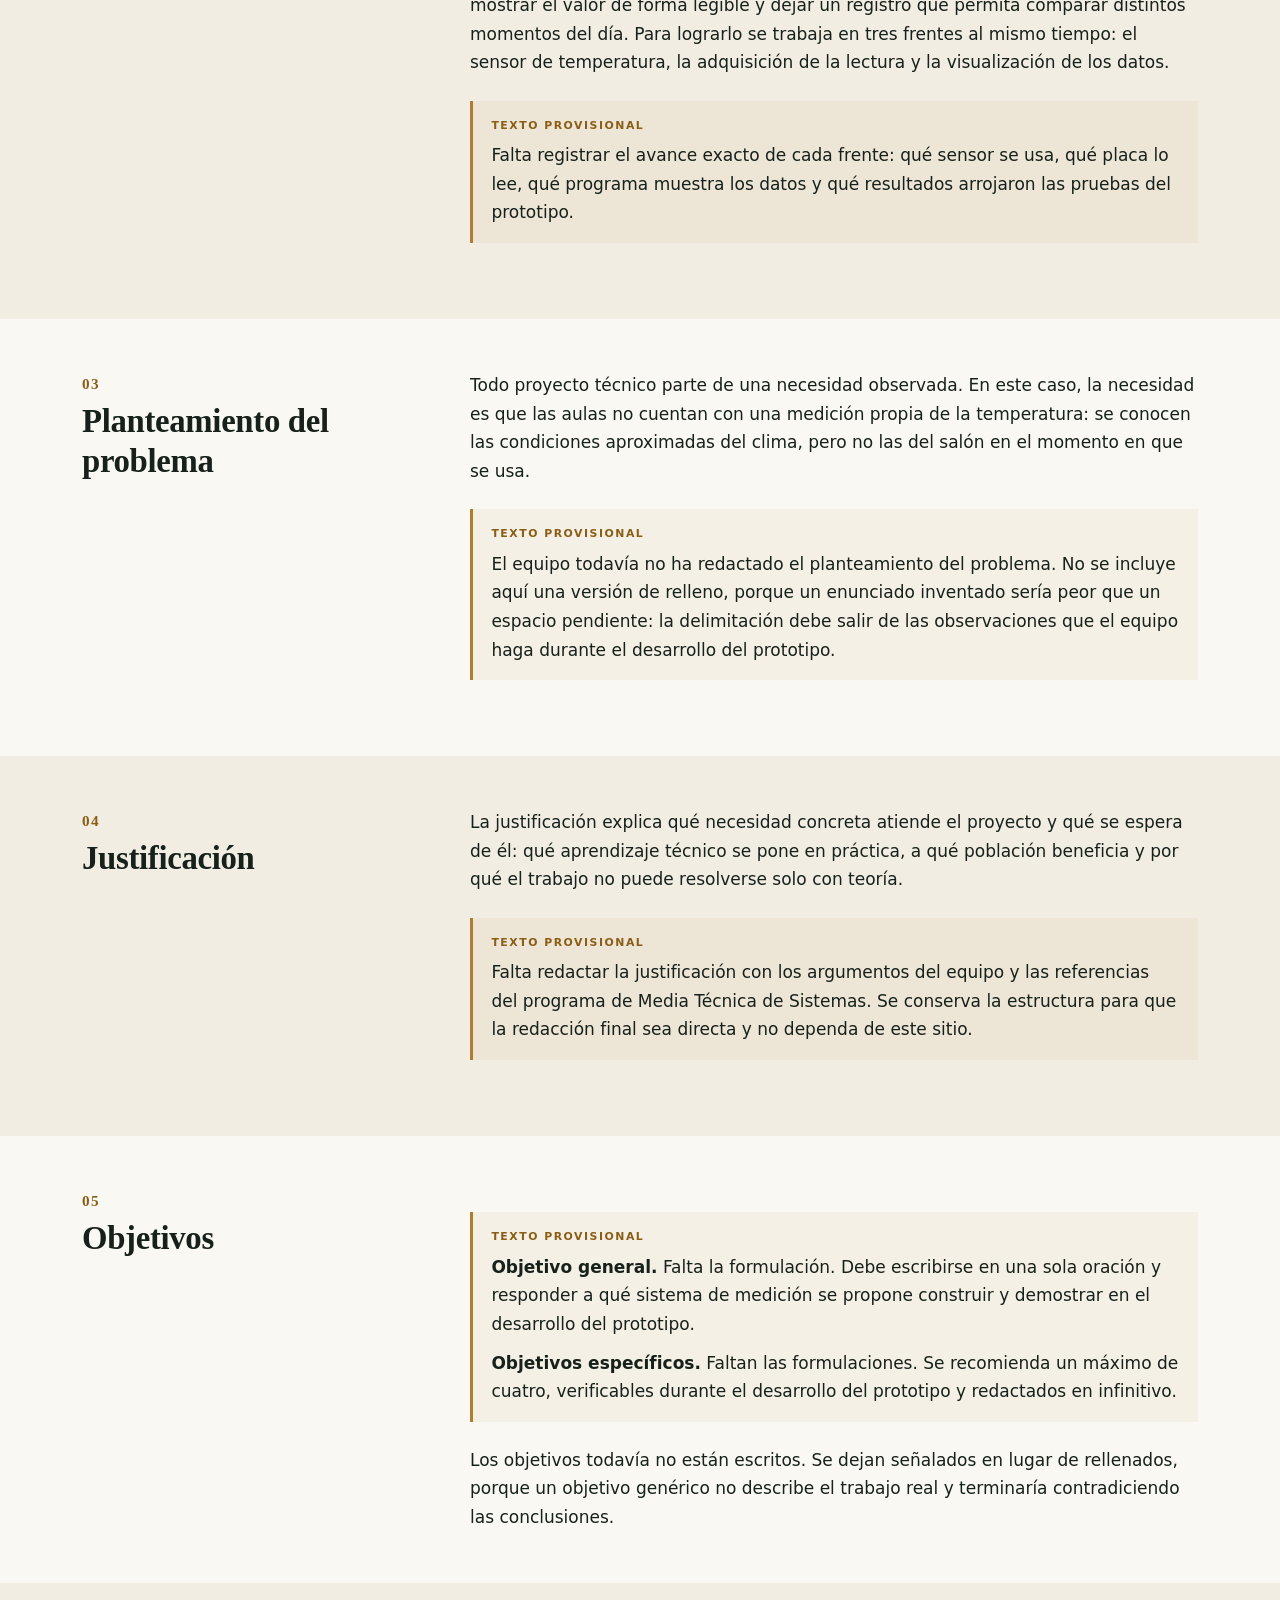
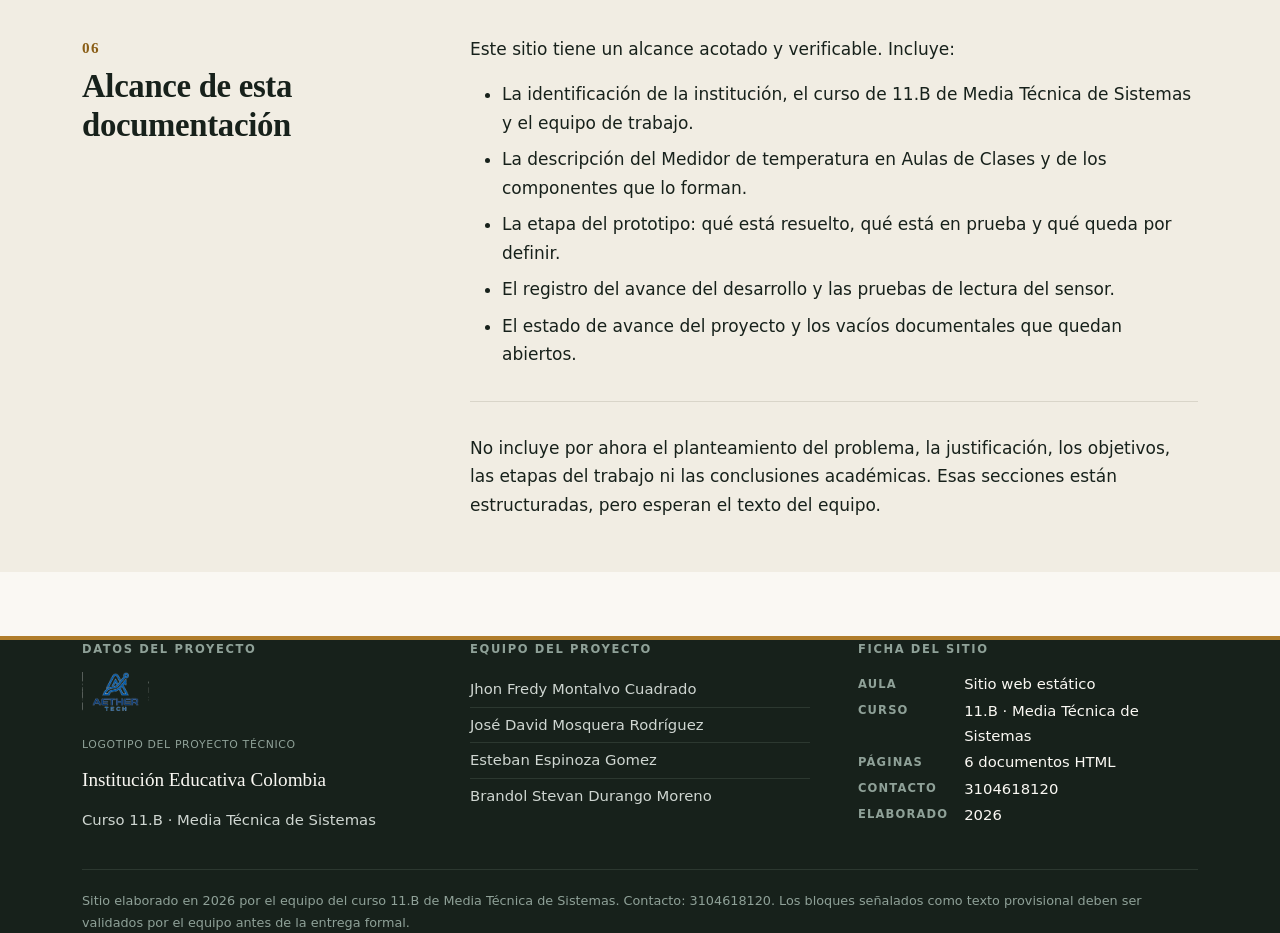
<file: proyecto.html>
<!DOCTYPE html>
<html lang="es">
<head>
  <meta charset="UTF-8">
  <meta name="viewport" content="width=device-width, initial-scale=1">
  <title>El proyecto | Medidor de temperatura en Aulas de Clases</title>
  <meta name="description" content="Descripción, contexto, planteamiento del problema, justificación, objetivos y alcance del proyecto Medidor de temperatura en Aulas de Clases, del curso 11.B de Media Técnica de Sistemas.">
  <meta name="author" content="Curso 11.B Media Técnica de Sistemas, Institución Educativa Colombia">
  <meta name="robots" content="index, follow">
  <link rel="icon" type="image/png" href="img/logo.png">
  <link rel="stylesheet" href="css/bootstrap.min.css">
  <link rel="stylesheet" href="css/estilos.css">
</head>
<body>
  <a class="salto-contenido" href="#contenido">Ir al contenido principal</a>
  <header class="barra">
    <div class="container">
      <nav class="navbar navbar-expand-lg p-0" aria-label="Navegación principal del sitio">
        <a class="barra__marca" href="index.html">
          <img class="barra__escudo" src="img/logo.png" alt="" width="48" height="28" onerror="this.hidden=true;this.nextElementSibling.hidden=false">
          <span class="avatar" hidden aria-hidden="true">IE</span>
          <span class="marca-bloque">
            <span class="marca__nombre">Medidor de temperatura<br>en Aulas de Clases</span>
            <span class="marca__pie">11.B &middot; Media Técnica<span class="marca__pie-cola"> de Sistemas</span></span>
          </span>
        </a>
        <button class="navbar-toggler" type="button" data-bs-toggle="collapse" data-bs-target="#menuPrincipal" aria-controls="menuPrincipal" aria-expanded="false" aria-label="Abrir o cerrar el menú de navegación">
          <span class="navbar-toggler-icon"></span>
        </button>
        <div class="collapse navbar-collapse" id="menuPrincipal">
          <ul class="navbar-nav ms-auto align-items-lg-center">
            <li class="nav-item"><a class="nav-link" href="index.html">Inicio</a></li>
            <li class="nav-item"><a class="nav-link active" href="proyecto.html" aria-current="page">El proyecto</a></li>
            <li class="nav-item"><a class="nav-link" href="integrantes.html">Integrantes</a></li>
            <li class="nav-item"><a class="nav-link" href="desarrollo.html">Desarrollo</a></li>
            <li class="nav-item"><a class="nav-link" href="evidencias.html">Evidencias</a></li>
            <li class="nav-item"><a class="nav-link" href="conclusiones.html">Conclusiones</a></li>
          </ul>
        </div>
      </nav>
    </div>
  </header>

  <main id="contenido">
    <section class="portada">
      <div class="container">
        <div class="row g-4 g-lg-5 align-items-end">
          <div class="col-12 col-lg-8">
            <p class="rotulo mb-0">Sección 01</p>
            <h1 class="titulo-portada">El proyecto</h1>
            <hr class="regla">
            <p class="entradilla mb-0">Descripción del Medidor de temperatura en Aulas de Clases, la etapa en que se encuentra el prototipo y los objetivos que guían su desarrollo.</p>
          </div>
          <div class="col-12 col-lg-4">
            <dl class="ficha">
              <div><dt>Institución</dt><dd>Institución Educativa Colombia</dd></div>
              <div><dt>Curso</dt><dd>11.B &middot; Media Técnica de Sistemas</dd></div>
              <div><dt>Nombre del proyecto</dt><dd>Medidor de temperatura en Aulas de Clases</dd></div>
              <div><dt>Etapa</dt><dd>Prototipo en desarrollo</dd></div>
            </dl>
          </div>
        </div>
      </div>
    </section>

    <section class="seccion" aria-labelledby="t-descripcion">
      <div class="container">
        <div class="row g-4 g-lg-5">
          <div class="col-12 col-lg-4">
            <span class="numero-seccion">01</span>
            <h2 class="titulo-seccion" id="t-descripcion">Descripción general</h2>
          </div>
          <div class="col-12 col-lg-8">
            <p class="parrafo-medida">El <strong>Medidor de temperatura en Aulas de Clases</strong> es un sistema que desarrolla el equipo del curso 11.B de Media Técnica de Sistemas para medir y registrar la temperatura de los salones de clase. El proyecto responde a una necesidad concreta de la comunidad educativa: conocer con datos la temperatura a la que están expuestos los estudiantes y docentes durante la jornada, y usar esa información para mejorar la ventilación y la comodidad de las aulas.</p>
            <p class="parrafo-medida">El sistema se compone de un sensor de temperatura, una placa de adquisición de datos que digitaliza la lectura y un programa donde se visualizan los valores medidos. Con esa información es posible observar cómo cambia la temperatura a lo largo del día y detectar los momentos en que el aula alcanza niveles poco adecuados.</p>
            <p class="parrafo-medida">Esta página describe qué se construye, en qué etapa se encuentra y qué objetivos persigue el proyecto. Las etapas del trabajo se describen en la sección de desarrollo.</p>
            <div class="provisional">
              <span class="provisional__etiqueta">Texto provisional</span>
              <p>El equipo debe registrar aquí los componentes exactos del medidor (modelo del sensor, placa de adquisición de datos y programa de visualización) y las lecturas medidas durante las pruebas.</p>
            </div>
          </div>
        </div>
      </div>
    </section>

    <section class="seccion seccion--papel" aria-labelledby="t-contexto">
      <div class="container">
        <div class="row g-4 g-lg-5">
          <div class="col-12 col-lg-4">
            <span class="numero-seccion">02</span>
            <h2 class="titulo-seccion" id="t-contexto">Prototipo en desarrollo</h2>
          </div>
          <div class="col-12 col-lg-8">
            <p class="parrafo-medida">El Medidor de temperatura en Aulas de Clases se encuentra en etapa de prototipo. Hasta ahora el equipo ha definido el funcionamiento del sistema y ha trabajado en el montaje y en la lectura del sensor; el medidor no está instalado de forma permanente en las aulas y las pruebas hechas son de validación del prototipo, no una medición continua de las jornadas escolares.</p>
            <p class="parrafo-medida">Lo que el prototipo debe resolver es concreto: leer la temperatura de un salón, mostrar el valor de forma legible y dejar un registro que permita comparar distintos momentos del día. Para lograrlo se trabaja en tres frentes al mismo tiempo: el sensor de temperatura, la adquisición de la lectura y la visualización de los datos.</p>
            <div class="provisional">
              <span class="provisional__etiqueta">Texto provisional</span>
              <p>Falta registrar el avance exacto de cada frente: qué sensor se usa, qué placa lo lee, qué programa muestra los datos y qué resultados arrojaron las pruebas del prototipo.</p>
            </div>
          </div>
        </div>
      </div>
    </section>

    <section class="seccion" aria-labelledby="t-problema">
      <div class="container">
        <div class="row g-4 g-lg-5">
          <div class="col-12 col-lg-4">
            <span class="numero-seccion">03</span>
            <h2 class="titulo-seccion" id="t-problema">Planteamiento del problema</h2>
          </div>
          <div class="col-12 col-lg-8">
            <p class="parrafo-medida">Todo proyecto técnico parte de una necesidad observada. En este caso, la necesidad es que las aulas no cuentan con una medición propia de la temperatura: se conocen las condiciones aproximadas del clima, pero no las del salón en el momento en que se usa.</p>
            <div class="provisional">
              <span class="provisional__etiqueta">Texto provisional</span>
              <p>El equipo todavía no ha redactado el planteamiento del problema. No se incluye aquí una versión de relleno, porque un enunciado inventado sería peor que un espacio pendiente: la delimitación debe salir de las observaciones que el equipo haga durante el desarrollo del prototipo.</p>
            </div>
          </div>
        </div>
      </div>
    </section>

    <section class="seccion seccion--papel" aria-labelledby="t-justificacion">
      <div class="container">
        <div class="row g-4 g-lg-5">
          <div class="col-12 col-lg-4">
            <span class="numero-seccion">04</span>
            <h2 class="titulo-seccion" id="t-justificacion">Justificación</h2>
          </div>
          <div class="col-12 col-lg-8">
            <p class="parrafo-medida">La justificación explica qué necesidad concreta atiende el proyecto y qué se espera de él: qué aprendizaje técnico se pone en práctica, a qué población beneficia y por qué el trabajo no puede resolverse solo con teoría.</p>
            <div class="provisional">
              <span class="provisional__etiqueta">Texto provisional</span>
              <p class="parrafo-medida">Falta redactar la justificación con los argumentos del equipo y las referencias del programa de Media Técnica de Sistemas. Se conserva la estructura para que la redacción final sea directa y no dependa de este sitio.</p>
            </div>
          </div>
        </div>
      </div>
    </section>

    <section class="seccion" aria-labelledby="t-objetivos">
      <div class="container">
        <div class="row g-4 g-lg-5">
          <div class="col-12 col-lg-4">
            <span class="numero-seccion">05</span>
            <h2 class="titulo-seccion" id="t-objetivos">Objetivos</h2>
          </div>
          <div class="col-12 col-lg-8">
            <div class="provisional">
              <span class="provisional__etiqueta">Texto provisional</span>
              <p><strong>Objetivo general.</strong> Falta la formulación. Debe escribirse en una sola oración y responder a qué sistema de medición se propone construir y demostrar en el desarrollo del prototipo.</p>
              <p><strong>Objetivos específicos.</strong> Faltan las formulaciones. Se recomienda un máximo de cuatro, verificables durante el desarrollo del prototipo y redactados en infinitivo.</p>
            </div>
            <p class="parrafo-medida">Los objetivos todavía no están escritos. Se dejan señalados en lugar de rellenados, porque un objetivo genérico no describe el trabajo real y terminaría contradiciendo las conclusiones.</p>
          </div>
        </div>
      </div>
    </section>

    <section class="seccion seccion--papel" aria-labelledby="t-alcance">
      <div class="container">
        <div class="row g-4 g-lg-5">
          <div class="col-12 col-lg-4">
            <span class="numero-seccion">06</span>
            <h2 class="titulo-seccion" id="t-alcance">Alcance de esta documentación</h2>
          </div>
          <div class="col-12 col-lg-8">
            <p class="parrafo-medida mb-3">Este sitio tiene un alcance acotado y verificable. Incluye:</p>
            <ul class="parrafo-medida">
              <li class="mb-2">La identificación de la institución, el curso de 11.B de Media Técnica de Sistemas y el equipo de trabajo.</li>
              <li class="mb-2">La descripción del Medidor de temperatura en Aulas de Clases y de los componentes que lo forman.</li>
              <li class="mb-2">La etapa del prototipo: qué está resuelto, qué está en prueba y qué queda por definir.</li>
              <li class="mb-2">El registro del avance del desarrollo y las pruebas de lectura del sensor.</li>
              <li class="mb-0">El estado de avance del proyecto y los vacíos documentales que quedan abiertos.</li>
            </ul>
            <hr class="regla regla--ancha">
            <p class="parrafo-medida mb-0">No incluye por ahora el planteamiento del problema, la justificación, los objetivos, las etapas del trabajo ni las conclusiones académicas. Esas secciones están estructuradas, pero esperan el texto del equipo.</p>
          </div>
        </div>
      </div>
    </section>
</main>

  <footer class="pie">
    <div class="container">
      <div class="row g-4 g-lg-5">
        <div class="col-12 col-lg-4">
          <p class="pie__titulo">Datos del proyecto</p>
          <p class="pie__marca">
            <img class="pie__escudo" src="img/logo.png" alt="Logotipo del proyecto técnico del curso 11.B" width="84" height="48" onerror="this.hidden=true;this.nextElementSibling.hidden=false">
            <span class="avatar" hidden aria-hidden="true">IE</span>
          </p>
          <p class="pie__marca-nota">Logotipo del proyecto técnico</p>
          <p class="pie__institucion">Institución Educativa Colombia</p>
          <p class="mb-0">Curso 11.B &middot; Media Técnica de Sistemas</p>
        </div>
        <div class="col-12 col-md-6 col-lg-4">
          <p class="pie__titulo">Equipo del proyecto</p>
          <ul class="pie__integrantes">
            <li>Jhon Fredy Montalvo Cuadrado</li>
            <li>José David Mosquera Rodríguez</li>
            <li>Esteban Espinoza Gomez</li>
            <li>Brandol Stevan Durango Moreno</li>
          </ul>
        </div>
        <div class="col-12 col-md-6 col-lg-4">
          <p class="pie__titulo">Ficha del sitio</p>
          <dl class="pie__ficha">
            <dt>Aula</dt><dd>Sitio web estático</dd>
            <dt>Curso</dt><dd>11.B &middot; Media Técnica de Sistemas</dd>
            <dt>Páginas</dt><dd>6 documentos HTML</dd>
            <dt>Contacto</dt><dd>3104618120</dd>
            <dt>Elaborado</dt><dd>2026</dd>
          </dl>
        </div>
      </div>
      <p class="pie__legal">Sitio elaborado en 2026 por el equipo del curso 11.B de Media Técnica de Sistemas. Contacto: 3104618120. Los bloques señalados como texto provisional deben ser validados por el equipo antes de la entrega formal.</p>
    </div>
  </footer>

  <script src="js/bootstrap.bundle.min.js"></script>
</body>
</html>
</file>
<file: css/estilos.css>
/* Identidad visual del sitio — Proyecto técnico 11.B
   Institución Educativa Colombia
   Complementa a Bootstrap 5.3.2 (solo sistema de rejilla y componentes base). */

:root {
  --papel: #faf8f3;
  --papel-2: #f1ede3;
  --tinta: #17211b;
  --tinta-2: #22302a;
  --verde: #1e4d3b;
  --verde-tenue: #e7ede8;
  --ocre: #b07d2b;
  --ocre-texto: #8a5e16;
  --gris: #66706a;
  --linea: #d9d5c9;
  --linea-fuerte: #17211b;

  --serif: "Iowan Old Style", "Palatino Linotype", "Book Antiqua", Palatino,
    "Times New Roman", Georgia, serif;
  --sans: system-ui, -apple-system, "Segoe UI", Roboto, "Helvetica Neue",
    Arial, sans-serif;

  --ancho: 1140px;
  --alto-barra: 6.25rem;
}

[hidden] {
  display: none !important;
}

html {
  scroll-behavior: smooth;
  scroll-padding-top: calc(var(--alto-barra) + 1rem);
}

body {
  background-color: var(--papel);
  color: var(--tinta);
  font-family: var(--sans);
  font-size: 1.0625rem;
  line-height: 1.68;
  overflow-x: hidden;
  -webkit-text-size-adjust: 100%;
}

::selection {
  background: var(--verde);
  color: var(--papel);
}

a {
  color: var(--verde);
  text-underline-offset: 0.18em;
}

a:hover {
  color: var(--ocre-texto);
}

:focus-visible {
  outline: 3px solid var(--ocre);
  outline-offset: 2px;
}

h1,
h2,
h3,
h4,
.h1,
.h2,
.h3,
.h4,
.h5,
.h6 {
  font-family: var(--serif);
  font-weight: 600;
  color: var(--tinta);
  letter-spacing: -0.01em;
}

p:last-child {
  margin-bottom: 0;
}

/* ---------- Encabezado y navegación ---------- */

.barra {
  position: sticky;
  top: 0;
  z-index: 1030;
  background: var(--papel);
  border-bottom: 1px solid var(--linea);
}

.barra__marca {
  display: inline-flex;
  align-items: center;
  gap: 1rem;
  flex: 0 1 auto;
  min-width: 0;
  padding: 0.7rem 0;
  text-decoration: none;
  color: var(--tinta);
}

.barra__marca:hover {
  color: var(--tinta);
}

.barra__escudo {
  flex: 0 0 auto;
  width: 4.25rem;
  height: 2.44rem;
  object-fit: contain;
}

.marca-bloque {
  display: block;
  min-width: 0;
}

.marca__nombre {
  display: block;
  font-family: var(--serif);
  font-size: clamp(1.02rem, 2vw, 1.32rem);
  font-weight: 600;
  line-height: 1.15;
}

.marca__pie {
  display: block;
  font-size: 0.74rem;
  letter-spacing: 0.1em;
  text-transform: uppercase;
  color: var(--gris);
  margin-top: 0.2rem;
}

.navbar-toggler {
  border-color: var(--linea);
  border-radius: 0;
  padding: 0.5rem 0.7rem;
}

.navbar-toggler:focus {
  box-shadow: none;
}

.navbar-nav {
  gap: 0.25rem;
}

.navbar-nav .nav-link {
  padding: 0.75rem 0.9rem;
  color: var(--tinta);
  font-size: 1rem;
  letter-spacing: 0.02em;
  border-bottom: 2px solid transparent;
  transition: color 0.15s ease, border-color 0.15s ease,
    background-color 0.15s ease;
}

.navbar-nav .nav-link:hover {
  color: var(--verde);
  background: var(--verde-tenue);
}

.navbar-nav .nav-link.active {
  color: var(--verde);
  font-weight: 600;
  border-bottom-color: var(--ocre);
}

/* Menú colapsado: móvil y tableta */
@media (max-width: 991.98px) {
  .navbar-collapse {
    border-top: 1px solid var(--linea);
    margin-top: 0.6rem;
    padding-top: 0.3rem;
  }

  .navbar-nav .nav-link {
    padding: 0.85rem 0.35rem;
    border-bottom: 0;
    border-left: 3px solid transparent;
  }

  .navbar-nav .nav-link:hover {
    background: var(--verde-tenue);
    border-left-color: var(--linea);
  }

  .navbar-nav .nav-link.active {
    background: var(--verde-tenue);
    border-left-color: var(--ocre);
  }
}

@media (max-width: 575.98px) {
  .marca__nombre {
    font-size: 1.02rem;
  }

  .marca__pie {
    font-size: 0.68rem;
  }
}

/* Teléfonos muy estrechos: la barra se mantiene en una sola fila */
@media (max-width: 399.98px) {
  .barra__marca {
    gap: 0.6rem;
  }

  .barra__escudo {
    width: 2.6rem;
    height: 1.49rem;
  }

  .marca__nombre {
    font-size: 0.85rem;
  }

  .marca__pie {
    font-size: 0.58rem;
    letter-spacing: 0.06em;
  }

  .marca__pie-cola {
    display: none;
  }
}

/* ---------- Pie ---------- */

.pie {
  background: var(--tinta);
  color: #cfd6d1;
  border-top: 4px solid var(--ocre);
  margin-top: 4rem;
  font-size: 0.925rem;
}

.seccion--verde + .pie {
  margin-top: 0;
}

.pie a {
  color: var(--papel);
}

.pie a:hover {
  color: var(--ocre);
}

.pie__titulo {
  font-family: var(--sans);
  font-size: 0.72rem;
  font-weight: 700;
  letter-spacing: 0.14em;
  text-transform: uppercase;
  color: #8fa198;
  margin-bottom: 0.85rem;
}

.pie__marca {
  display: inline-flex;
  align-items: center;
  gap: 0.75rem;
}

.pie__escudo {
  width: 4.2rem;
  height: 2.4rem;
  object-fit: contain;
}

.pie__marca-nota {
  font-size: 0.68rem;
  letter-spacing: 0.06em;
  text-transform: uppercase;
  color: #8fa198;
  margin: 0.55rem 0 0.9rem;
}

.pie .avatar {
  width: 3rem;
  height: 3rem;
  color: var(--papel);
  border-color: #55655c;
}

.pie__institucion {
  font-family: var(--serif);
  font-size: 1.2rem;
  color: var(--papel);
  line-height: 1.25;
}

.pie__integrantes {
  list-style: none;
  padding: 0;
  margin: 0;
}

.pie__integrantes li {
  padding: 0.3rem 0;
  border-bottom: 1px solid #2c3830;
}

.pie__integrantes li:last-child {
  border-bottom: 0;
}

.pie__ficha {
  display: grid;
  gap: 0.1rem 1rem;
  grid-template-columns: auto 1fr;
  margin: 0;
}

.pie__ficha dt {
  font-size: 0.72rem;
  letter-spacing: 0.1em;
  text-transform: uppercase;
  color: #8fa198;
  padding-top: 0.15rem;
}

.pie__ficha dd {
  margin: 0;
  color: var(--papel);
}

.pie__legal {
  border-top: 1px solid #2c3830;
  margin-top: 2.25rem;
  padding-top: 1.25rem;
  font-size: 0.8rem;
  color: #8fa198;
}

/* ---------- Bloques de contenido ---------- */

.portada {
  padding: 3.5rem 0 3rem;
  border-bottom: 1px solid var(--linea);
}

@media (min-width: 992px) {
  .portada {
    padding: 4.5rem 0 4rem;
  }
}

.rotulo {
  display: inline-block;
  font-size: 0.72rem;
  font-weight: 700;
  letter-spacing: 0.16em;
  text-transform: uppercase;
  color: var(--verde);
}

.rotulo--claro {
  color: var(--ocre);
}

.titulo-portada {
  font-size: clamp(2.15rem, 6.2vw, 3.9rem);
  line-height: 1.06;
  margin: 0.9rem 0 0;
}

.entradilla {
  font-size: clamp(1.05rem, 2.4vw, 1.2rem);
  line-height: 1.62;
  color: var(--tinta-2);
  max-width: 42ch;
}

.regla {
  width: 4.5rem;
  height: 3px;
  background: var(--ocre);
  border: 0;
  margin: 1.5rem 0;
  opacity: 1;
}

.regla--ancha {
  width: 100%;
  height: 1px;
  background: var(--linea);
  margin: 2rem 0;
}

.seccion {
  padding: 3.25rem 0;
}

.seccion--papel {
  background: var(--papel-2);
}

.seccion--verde {
  background: var(--verde);
  color: #dfe8e2;
}

.seccion--verde h2,
.seccion--verde h3 {
  color: var(--papel);
}

.seccion--verde a {
  color: var(--papel);
}

.numero-seccion {
  font-family: var(--serif);
  font-size: 0.95rem;
  font-weight: 600;
  letter-spacing: 0.1em;
  color: var(--ocre-texto);
  display: block;
}

.seccion--verde .numero-seccion {
  color: #d9b878;
}

.titulo-seccion {
  font-size: clamp(1.5rem, 3.6vw, 2.05rem);
  margin: 0.35rem 0 1.1rem;
}

.parrafo-medida {
  max-width: 68ch;
}

/* ---------- Ficha de datos ---------- */

.ficha {
  margin: 0;
  border-top: 2px solid var(--linea-fuerte);
}

.ficha > div {
  display: grid;
  grid-template-columns: 1fr;
  gap: 0.1rem;
  padding: 0.8rem 0;
  border-bottom: 1px solid var(--linea);
}

@media (min-width: 576px) {
  .ficha > div {
    grid-template-columns: 11rem 1fr;
    gap: 1.25rem;
  }
}

.ficha dt {
  font-size: 0.72rem;
  font-weight: 700;
  letter-spacing: 0.12em;
  text-transform: uppercase;
  color: var(--gris);
  padding-top: 0.2rem;
}

.ficha dd {
  margin: 0;
}

/* ---------- Texto provisional editable ---------- */

.provisional {
  border-left: 3px solid var(--ocre);
  background: rgba(176, 125, 43, 0.07);
  padding: 1rem 1.15rem;
  margin: 1.5rem 0;
}

.provisional__etiqueta {
  display: block;
  font-size: 0.68rem;
  font-weight: 700;
  letter-spacing: 0.14em;
  text-transform: uppercase;
  color: var(--ocre-texto);
  margin-bottom: 0.4rem;
}

.provisional p {
  margin-bottom: 0.65rem;
}

.provisional p:last-child {
  margin-bottom: 0;
}

.seccion--verde .provisional {
  background: rgba(255, 255, 255, 0.08);
}

.seccion--verde .provisional__etiqueta {
  color: #d9b878;
}

/* ---------- Figuras e imágenes ---------- */

.fotografia {
  margin: 0;
}

.fotografia img {
  display: block;
  width: 100%;
  height: auto;
  border: 1px solid var(--linea);
}

.fotografia figcaption {
  font-size: 0.85rem;
  line-height: 1.5;
  color: var(--gris);
  padding-top: 0.6rem;
  border-top: 2px solid var(--linea-fuerte);
  margin-top: -1px;
}

.fotografia--portada img {
  border: 0;
  border-left: 3px solid var(--ocre);
}

.franja img {
  display: block;
  width: 100%;
  height: 100%;
  object-fit: cover;
  aspect-ratio: 16 / 7;
}

/* ---------- Galería ---------- */

.galeria {
  display: grid;
  gap: 1.75rem 1.5rem;
  grid-template-columns: 1fr;
}

@media (min-width: 576px) {
  .galeria {
    grid-template-columns: repeat(2, minmax(0, 1fr));
  }
}

@media (min-width: 992px) {
  .galeria {
    grid-template-columns: repeat(2, minmax(0, 1fr));
  }
}

.galeria__ancha {
  grid-column: 1 / -1;
}

.galeria__pie {
  font-size: 0.82rem;
  color: var(--gris);
}

.boton-ampliar {
  font-family: var(--sans);
  font-size: 0.75rem;
  font-weight: 700;
  letter-spacing: 0.1em;
  text-transform: uppercase;
  color: var(--verde);
  background: none;
  border: 0;
  border-bottom: 1px solid var(--ocre);
  padding: 0 0 0.15rem;
  margin-top: 0.5rem;
}

.boton-ampliar:hover {
  color: var(--ocre-texto);
}

.modal-content {
  border: 0;
  border-radius: 0;
  background: var(--tinta);
  border: 1px solid #2c3830;
}

.modal-header,
.modal-footer {
  border-color: #2c3830;
}

.modal-title,
.modal-body .pie__titulo,
.modal-footer .btn-close {
  color: var(--papel);
}

.modal-body img {
  display: block;
  width: auto;
  max-width: 100%;
  max-height: 68vh;
  margin: 0 auto;
}

.modal-body p {
  color: #cfd6d1;
  font-size: 0.9rem;
}

.btn-close {
  filter: invert(1) grayscale(1) brightness(2);
}

/* ---------- Línea de tiempo ---------- */

.linea-tiempo {
  list-style: none;
  margin: 0;
  padding: 0;
  border-left: 2px solid var(--linea);
}

.linea-tiempo > li {
  position: relative;
  padding: 0 0 2rem 1.75rem;
}

.linea-tiempo > li:last-child {
  padding-bottom: 0;
}

.linea-tiempo > li::before {
  content: "";
  position: absolute;
  left: -0.5rem;
  top: 0.5rem;
  width: 0.85rem;
  height: 0.85rem;
  background: var(--ocre);
  border: 3px solid var(--papel);
  border-radius: 50%;
}

.linea-tiempo h3 {
  font-size: 1.2rem;
  margin-bottom: 0.35rem;
}

.linea-tiempo .etapa {
  display: block;
  font-size: 0.7rem;
  font-weight: 700;
  letter-spacing: 0.14em;
  text-transform: uppercase;
  color: var(--ocre-texto);
  margin-bottom: 0.2rem;
}

/* ---------- Integrantes ---------- */

.equipo {
  list-style: none;
  margin: 0;
  padding: 0;
}

.equipo > li {
  display: grid;
  gap: 0.35rem 1.5rem;
  grid-template-columns: 1fr;
  padding: 1.4rem 0;
  border-top: 1px solid var(--linea);
}

.equipo > li:last-child {
  border-bottom: 1px solid var(--linea);
}

@media (min-width: 768px) {
  .equipo > li {
    grid-template-columns: 3.5rem 1fr;
    align-items: baseline;
  }
}

.equipo__indice {
  font-family: var(--serif);
  font-size: 1.6rem;
  line-height: 1;
  color: var(--ocre);
}

.equipo__nombre {
  font-family: var(--serif);
  font-size: 1.35rem;
  margin: 0;
}

.equipo__dato {
  font-size: 0.82rem;
  letter-spacing: 0.08em;
  text-transform: uppercase;
  color: var(--gris);
}

/* ---------- Enlaces de sección ---------- */

.indice-secciones {
  list-style: none;
  margin: 0;
  padding: 0;
  border-top: 1px solid var(--linea);
}

.indice-secciones > li {
  border-bottom: 1px solid var(--linea);
}

.indice-secciones a {
  display: flex;
  align-items: baseline;
  gap: 1rem;
  padding: 0.95rem 0.25rem;
  text-decoration: none;
  color: var(--tinta);
}

.indice-secciones a:hover {
  background: var(--verde-tenue);
  color: var(--verde);
  padding-left: 0.6rem;
}

.indice-secciones .titulo {
  font-family: var(--serif);
  font-size: 1.1rem;
  flex: 1 1 auto;
}

.indice-secciones .flecha {
  font-size: 0.7rem;
  letter-spacing: 0.1em;
  text-transform: uppercase;
  color: var(--gris);
}

/* ---------- Utilidades ---------- */

.salto-contenido {
  position: absolute;
  left: -9999px;
  top: 0;
  z-index: 1080;
  background: var(--verde);
  color: var(--papel);
  padding: 0.75rem 1.15rem;
  font-size: 0.9rem;
}

.salto-contenido:focus {
  left: 0.75rem;
  top: 0.75rem;
}

.avatar {
  display: inline-flex;
  align-items: center;
  justify-content: center;
  width: 2.25rem;
  height: 2.25rem;
  border: 1px solid var(--linea-fuerte);
  color: var(--verde);
  font-family: var(--serif);
  font-size: 0.95rem;
  letter-spacing: 0.04em;
}

@media (prefers-reduced-motion: reduce) {
  html {
    scroll-behavior: auto;
  }

  *,
  *::before,
  *::after {
    animation-duration: 0.001ms !important;
    animation-iteration-count: 1 !important;
    transition-duration: 0.001ms !important;
  }
}
</file>
